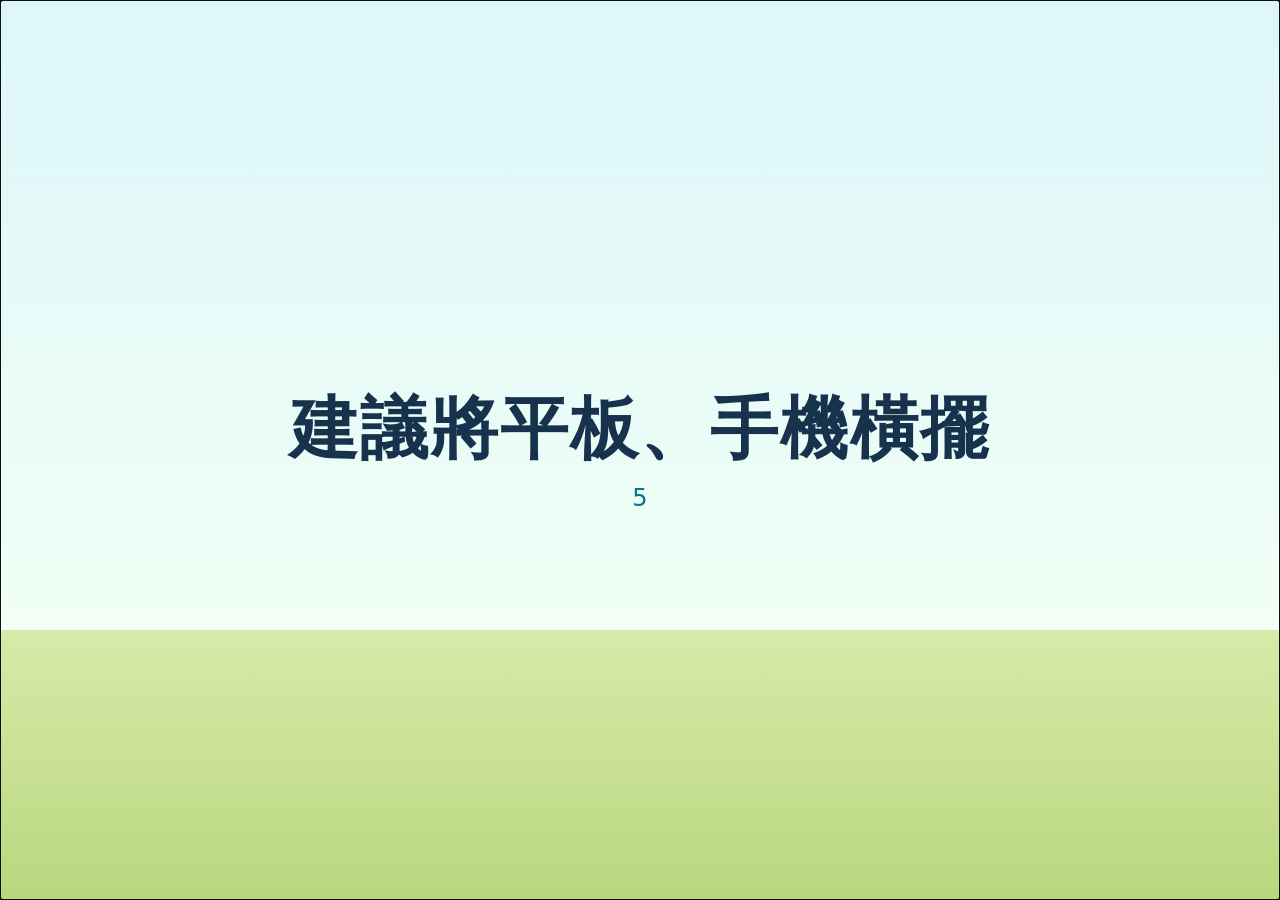
<file: index.html>
<!doctype html>
<html lang="zh-Hant">
<head>
  <meta charset="utf-8">
  <meta name="viewport" content="width=device-width, initial-scale=1">
  <title>數學拔河・遊戲大廳</title>
  <link rel="stylesheet" href="multiplication tug of war/styles.css">
  <link rel="stylesheet" href="lobby.css">
<link rel="stylesheet" href="landscape.css"><script src="startup.js"></script></head>
<body>
<div id="play-area">
<div id="play-scroll" inert>
  <main class="lobby">
    <header class="brand">
      <span class="brand-mark" aria-hidden="true">×</span>
      <div><p class="eyebrow">四年級・數學拔河</p><h1>遊戲大廳</h1></div>
    </header>
    <div class="field" aria-hidden="true">
      <div class="sky-decor"><span></span><span></span></div>
      <div class="line"><span class="center-flag"><b>×</b></span></div>
      <img class="left" src="multiplication tug of war/assets/pikmin-oatchi-puller.png" alt="">
      <img class="right" src="multiplication tug of war/assets/pikmin-oatchi-puller.png" alt="">
    </div>
    <nav aria-label="選擇比賽或查看賽程">
      <a class="match multiply" href="multiplication tug of war/index.html"><i aria-hidden="true">×</i>乘法拔河比賽<span aria-hidden="true">→</span></a>
      <a class="match divide" href="division tug of war/index.html"><i aria-hidden="true">÷</i>除法拔河比賽<span aria-hidden="true">→</span></a>
      <a class="schedule" href="bracket/index.html" target="_blank" rel="noopener"><strong>拔河比賽賽程圖</strong><small>在新分頁開啟 ↗</small></a>
    </nav>
  </main>
</div>
<section id="startup-notice" role="dialog" aria-modal="true" aria-labelledby="startup-title" tabindex="-1">
  <div>
    <h1 id="startup-title">建議將平板、手機橫擺</h1>
    <p id="startup-countdown" aria-hidden="true">5</p>
  </div>
</section>
</div>
</body>
</html>
</file>
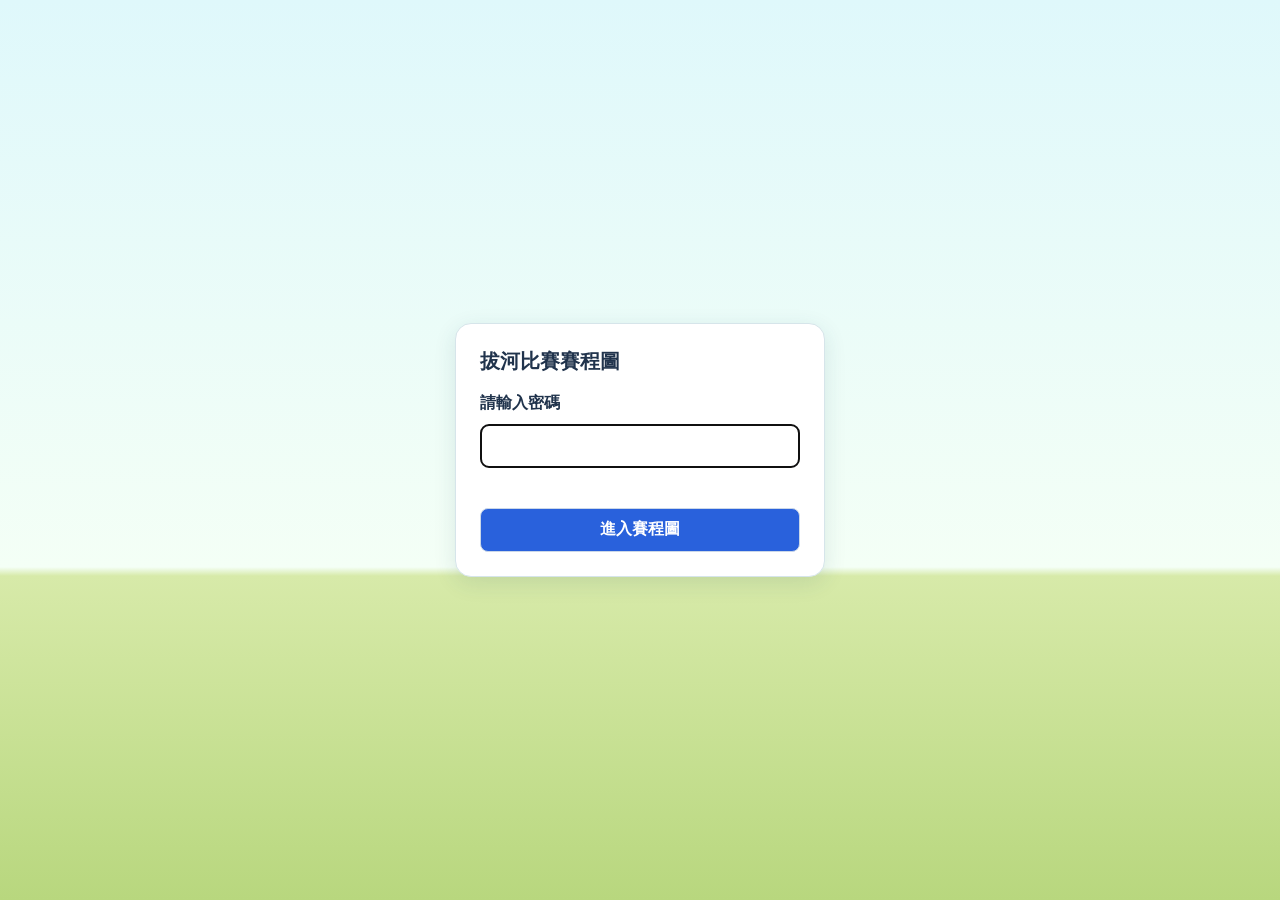
<file: bracket/index.html>
<!doctype html><html lang="zh-Hant"><head><meta charset="utf-8"><meta name="viewport" content="width=device-width,initial-scale=1"><title>拔河比賽賽程圖</title><link rel="stylesheet" href="style.css"><link rel="stylesheet" href="champion.css"><link rel="stylesheet" href="field.css"><link rel="stylesheet" href="../landscape.css"><link rel="stylesheet" href="portrait.css"></head><body>
<section class="schedule-access" aria-labelledby="schedule-access-title">
  <form id="schedule-password-form">
    <h1 id="schedule-access-title">拔河比賽賽程圖</h1>
    <label for="schedule-password">請輸入密碼</label>
    <input id="schedule-password" name="password" type="password" required autofocus autocapitalize="none" autocomplete="off" spellcheck="false" aria-describedby="schedule-password-error">
    <p id="schedule-password-error" role="alert"></p>
    <button type="submit" class="primary">進入賽程圖</button>
  </form>
</section>
<div id="play-area" inert><div class="field-scenery" aria-hidden="true"><i></i><i></i></div><div id="play-scroll"><div class="bracket-toolbar"><header><h1>拔河比賽賽程圖</h1><span>預賽 13 場 · 決賽 3 場</span><button id="reset">重新分配</button></header>
<nav class="bracket-tabs" aria-label="切換賽程組別" hidden>
  <button type="button" data-section="A" aria-pressed="true">A 組</button>
  <button type="button" data-section="B" aria-pressed="false">B 組</button>
  <button type="button" data-section="C" aria-pressed="false">C 組</button>
  <button type="button" data-section="D" aria-pressed="false">D 組</button>
  <button type="button" data-section="final" aria-pressed="false">決賽</button>
</nav>
</div><main id="app"></main></div><div id="notice" role="status" aria-live="polite"></div></div><script src="engine.js"></script><script src="champion.js"></script><script src="app.js"></script></body></html>
</file>
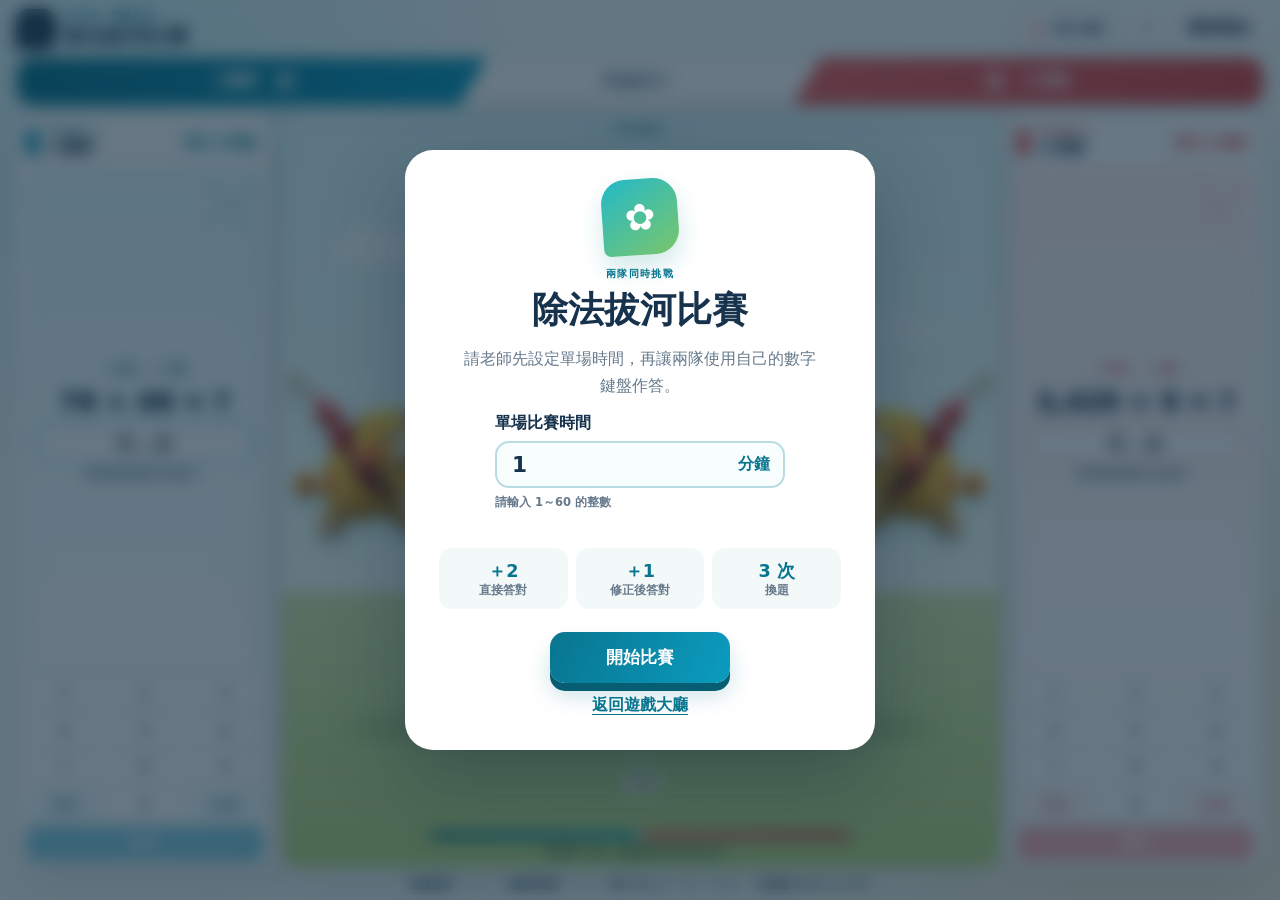
<file: division tug of war/index.html>
<!doctype html>
<html lang="zh-Hant">
<head>
  <meta charset="utf-8">
  <meta name="viewport" content="width=device-width, initial-scale=1">
  <meta name="description" content="除法拔河比賽">
  <meta name="theme-color" content="#0b7285">
  <title>除法拔河比賽</title>
  <link rel="icon" type="image/svg+xml" href="data:image/svg+xml,%3Csvg xmlns='http://www.w3.org/2000/svg' viewBox='0 0 64 64'%3E%3Crect width='64' height='64' rx='15' fill='%230b7285'/%3E%3Cpath d='M9 34h46' stroke='%23f5d97b' stroke-width='7' stroke-linecap='round'/%3E%3Cpath d='M32 20v28' stroke='%23ff6b6b' stroke-width='6'/%3E%3Ccircle cx='32' cy='20' r='7' fill='%23ff6b6b'/%3E%3C/svg%3E">
  <link rel="stylesheet" href="styles.css">
<style>.lobby-link{display:block;width:fit-content;margin:12px auto 0;color:#08758f;font-weight:800;text-underline-offset:4px}</style><link rel="stylesheet" href="../landscape.css"><link rel="stylesheet" href="../portrait.css"></head>
<body>
<div id="play-area">
<div id="play-scroll">
  <main class="game-shell">
    <header class="topbar">
      <div class="brand">
        <span class="brand-mark" aria-hidden="true">÷</span>
        <div>
          <p class="eyebrow">四年級・整數的除</p>
          <h1>除法拔河比賽</h1>
        </div>
      </div>
      <div class="round-tools">
        <div class="timer" aria-label="剩餘時間">
          <span class="timer-icon" aria-hidden="true">◷</span>
          <span id="timer">01:00</span>
        </div>
        <button id="sound-toggle" class="icon-button" type="button" aria-label="關閉音效" aria-pressed="true">♪</button>
        <button id="restart-button" class="text-button" type="button">重新開始</button>
      </div>
    </header>

    <section class="score-strip" aria-label="比賽分數">
      <div class="score team-one-score"><span>小寶隊</span><strong id="score-0">0</strong></div>
      <div class="round-status" id="round-status" role="status" aria-live="polite">準備拔河！</div>
      <div class="score team-two-score"><strong id="score-1">0</strong><span>小貝隊</span></div>
    </section>

    <section class="play-grid">
      <article class="team-panel team-one" data-team="0">
        <div class="team-heading">
          <span class="team-dot"></span>
          <div><p>TEAM 1</p><h2>小寶隊</h2></div>
          <span class="attempt-badge" id="attempts-0">還有 3 次機會</span>
        </div>
        <div class="question-card">
          <span class="question-type" id="type-0">4 位數 ÷ 1 位數</span>
          <p class="equation" id="question-0">1,248 ÷ 3 = ?</p>
          <label class="answer-wrap" for="answer-0">
            <span class="sr-only">小寶隊答案</span>
            <input id="answer-0" inputmode="numeric" autocomplete="off" maxlength="9" placeholder="商...餘" readonly>
          </label>
          <p class="feedback" id="feedback-0" aria-live="polite">答對就能把繩子拉過來！</p>
        </div>
        <div class="keypad" aria-label="小寶隊數字鍵盤"></div>
      </article>

      <section class="arena" aria-label="花芽隊拔河比賽">
        <div class="sky-decor" aria-hidden="true"><span></span><span></span><span></span></div>
        <div class="arena-title"><span></span>即時戰況<span></span></div>
        <div class="tug-zone" id="tug-zone">
          <div class="ground-shadow"></div>
          <div class="center-line"><span>中線</span></div>
          <div class="tug-party" id="tug-party">
            <div class="characters left-team" aria-label="小寶隊兩位選手">
              <img id="player-0" class="walker" alt="小寶隊步行皮克敏">
              <img id="player-1" class="rider" alt="小寶隊騎著歐慶的皮克敏，由歐慶拉繩">
            </div>
            <div class="rope" aria-hidden="true">
              <span class="rope-knot knot-left"></span>
              <span class="center-flag"><b>÷</b></span>
              <span class="rope-knot knot-right"></span>
            </div>
            <div class="characters right-team" aria-label="小貝隊兩位選手">
              <img id="player-2" class="walker" alt="小貝隊步行皮克敏">
              <img id="player-3" class="rider" alt="小貝隊騎著歐慶的皮克敏，由歐慶拉繩">
            </div>
          </div>
        </div>
        <div class="tug-meter" aria-hidden="true">
          <span class="meter-blue"></span><i></i><span class="meter-red"></span>
        </div>
        <p class="arena-hint">每答對一題，就能把對手拉向自己！</p>
      </section>

      <article class="team-panel team-two" data-team="1">
        <div class="team-heading">
          <span class="team-dot"></span>
          <div><p>TEAM 2</p><h2>小貝隊</h2></div>
          <span class="attempt-badge" id="attempts-1">還有 3 次機會</span>
        </div>
        <div class="question-card">
          <span class="question-type" id="type-1">3 位數 ÷ 2 位數</span>
          <p class="equation" id="question-1">144 ÷ 24 = ?</p>
          <label class="answer-wrap" for="answer-1">
            <span class="sr-only">小貝隊答案</span>
            <input id="answer-1" inputmode="numeric" autocomplete="off" maxlength="9" placeholder="商...餘" readonly>
          </label>
          <p class="feedback" id="feedback-1" aria-live="polite">答對就能把繩子拉過來！</p>
        </div>
        <div class="keypad" aria-label="小貝隊數字鍵盤"></div>
      </article>
    </section>

    <footer class="rules">
      <span><b>直接答對</b>＋2 分</span>
      <span><b>先錯再答對</b>＋1 分</span>
      <span><b>錯 3 次</b>換下一題、不加分</span>
      <span><b>分差達 15 分</b>提前獲勝</span>
    </footer>
  </main>
</div>

  <div class="modal-backdrop visible" id="start-modal" role="dialog" aria-modal="true" aria-labelledby="start-title">
    <div class="modal-card start-card">
      <div class="modal-sprout" aria-hidden="true">✿</div>
      <p class="eyebrow">兩隊同時挑戰</p>
      <h2 id="start-title">除法拔河比賽</h2>
      <p>請老師先設定單場時間，再讓兩隊使用自己的數字鍵盤作答。</p>
      <label class="time-setting" for="round-minutes">
        <span>單場比賽時間</span>
        <span class="time-input-wrap"><input id="round-minutes" type="number" min="1" max="60" step="1" value="1" inputmode="numeric" aria-describedby="time-hint time-error"><b>分鐘</b></span>
        <small id="time-hint">請輸入 1～60 的整數</small>
        <small id="time-error" class="time-error" role="alert" aria-live="polite"></small>
      </label>
      <div class="mini-rules">
        <span><b>＋2</b>直接答對</span><span><b>＋1</b>修正後答對</span><span><b>3 次</b>換題</span>
      </div>
      <button id="start-button" class="primary-button" type="button">開始比賽</button><a class="lobby-link" href="../index.html?return=match">返回遊戲大廳</a>
    </div>
  </div>

  <div class="modal-backdrop" id="result-modal" role="dialog" aria-modal="true" aria-labelledby="result-title">
    <div class="modal-card result-card">
      <div class="trophy" aria-hidden="true">★</div>
      <p class="eyebrow">比賽結束</p>
      <h2 id="result-title">小寶隊獲勝！</h2>
      <p id="result-copy">精彩的除法對決！</p>
      <div class="final-score"><strong id="final-score-0">0</strong><span>：</span><strong id="final-score-1">0</strong></div>
      <button id="play-again-button" class="primary-button" type="button">設定下一場</button><a class="lobby-link" href="../index.html?return=match">返回遊戲大廳</a>
    </div>
  </div>

  </div>
  <script src="game.js"></script>
</body>
</html>
</file>
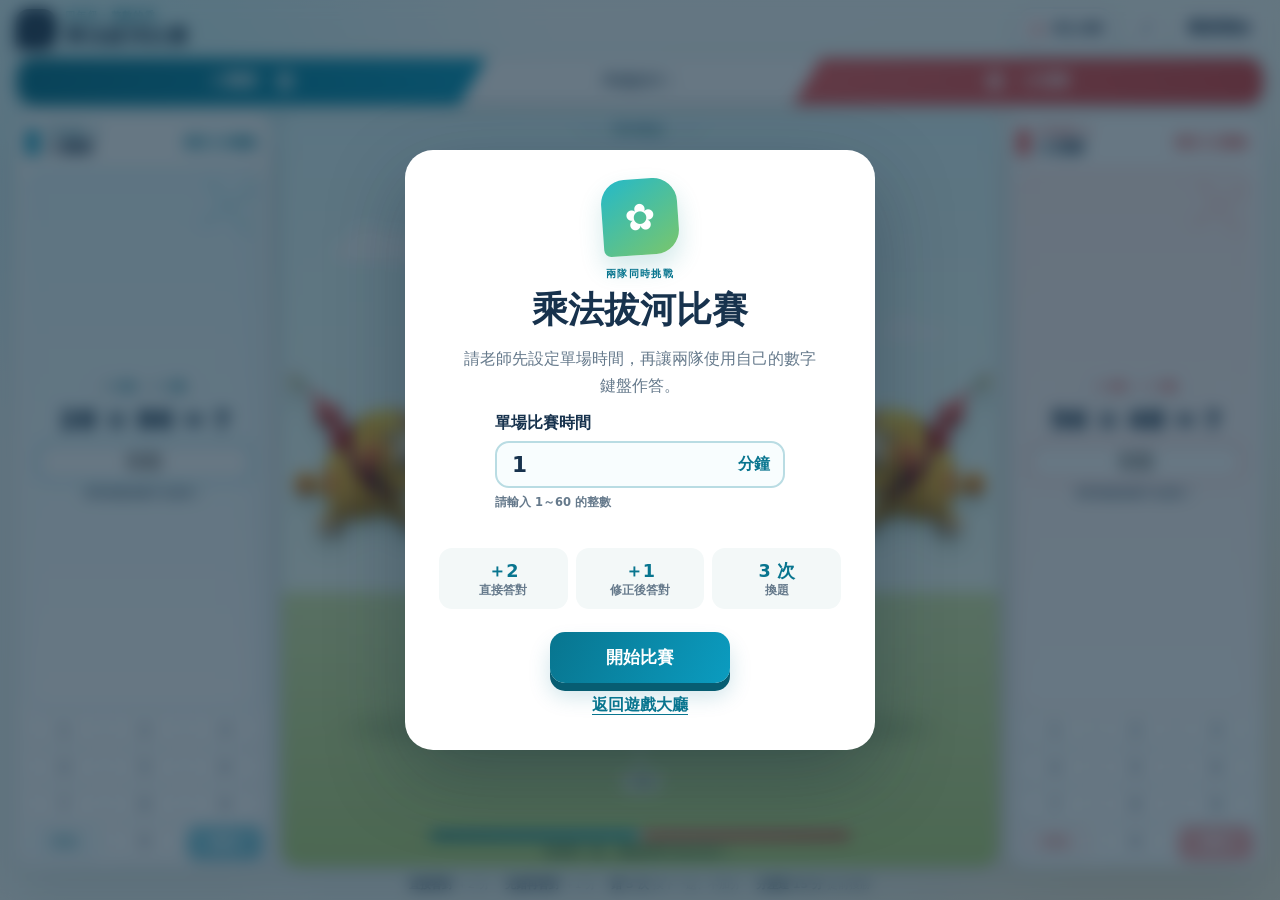
<file: multiplication tug of war/index.html>
<!doctype html>
<html lang="zh-Hant">
<head>
  <meta charset="utf-8">
  <meta name="viewport" content="width=device-width, initial-scale=1">
  <meta name="description" content="乘法拔河比賽">
  <meta name="theme-color" content="#0b7285">
  <title>乘法拔河比賽</title>
  <link rel="icon" type="image/svg+xml" href="data:image/svg+xml,%3Csvg xmlns='http://www.w3.org/2000/svg' viewBox='0 0 64 64'%3E%3Crect width='64' height='64' rx='15' fill='%230b7285'/%3E%3Cpath d='M9 34h46' stroke='%23f5d97b' stroke-width='7' stroke-linecap='round'/%3E%3Cpath d='M32 20v28' stroke='%23ff6b6b' stroke-width='6'/%3E%3Ccircle cx='32' cy='20' r='7' fill='%23ff6b6b'/%3E%3C/svg%3E">
  <link rel="stylesheet" href="styles.css">
<style>.lobby-link{display:block;width:fit-content;margin:12px auto 0;color:#08758f;font-weight:800;text-underline-offset:4px}</style><link rel="stylesheet" href="../landscape.css"><link rel="stylesheet" href="../portrait.css"></head>
<body>
<div id="play-area">
<div id="play-scroll">
  <main class="game-shell">
    <header class="topbar">
      <div class="brand">
        <span class="brand-mark" aria-hidden="true">×</span>
        <div>
          <p class="eyebrow">四年級・整數的乘</p>
          <h1>乘法拔河比賽</h1>
        </div>
      </div>
      <div class="round-tools">
        <div class="timer" aria-label="剩餘時間">
          <span class="timer-icon" aria-hidden="true">◷</span>
          <span id="timer">01:00</span>
        </div>
        <button id="sound-toggle" class="icon-button" type="button" aria-label="關閉音效" aria-pressed="true">♪</button>
        <button id="restart-button" class="text-button" type="button">重新開始</button>
      </div>
    </header>

    <section class="score-strip" aria-label="比賽分數">
      <div class="score team-one-score"><span>小寶隊</span><strong id="score-0">0</strong></div>
      <div class="round-status" id="round-status" role="status" aria-live="polite">準備拔河！</div>
      <div class="score team-two-score"><strong id="score-1">0</strong><span>小貝隊</span></div>
    </section>

    <section class="play-grid">
      <article class="team-panel team-one" data-team="0">
        <div class="team-heading">
          <span class="team-dot"></span>
          <div><p>TEAM 1</p><h2>小寶隊</h2></div>
          <span class="attempt-badge" id="attempts-0">還有 3 次機會</span>
        </div>
        <div class="question-card">
          <span class="question-type" id="type-0">2 位數 × 1 位數</span>
          <p class="equation" id="question-0">24 × 3 = ?</p>
          <label class="answer-wrap" for="answer-0">
            <span class="sr-only">小寶隊答案</span>
            <input id="answer-0" inputmode="numeric" autocomplete="off" maxlength="7" placeholder="答案" readonly>
          </label>
          <p class="feedback" id="feedback-0" aria-live="polite">答對就能把繩子拉過來！</p>
        </div>
        <div class="keypad" aria-label="小寶隊數字鍵盤"></div>
      </article>

      <section class="arena" aria-label="花芽隊拔河比賽">
        <div class="sky-decor" aria-hidden="true"><span></span><span></span><span></span></div>
        <div class="arena-title"><span></span>即時戰況<span></span></div>
        <div class="tug-zone" id="tug-zone">
          <div class="ground-shadow"></div>
          <div class="center-line"><span>中線</span></div>
          <div class="tug-party" id="tug-party">
            <div class="characters left-team" aria-label="小寶隊兩位選手">
              <img id="player-0" class="walker" alt="小寶隊步行皮克敏">
              <img id="player-1" class="rider" alt="小寶隊騎著歐慶的皮克敏，由歐慶拉繩">
            </div>
            <div class="rope" aria-hidden="true">
              <span class="rope-knot knot-left"></span>
              <span class="center-flag"><b>×</b></span>
              <span class="rope-knot knot-right"></span>
            </div>
            <div class="characters right-team" aria-label="小貝隊兩位選手">
              <img id="player-2" class="walker" alt="小貝隊步行皮克敏">
              <img id="player-3" class="rider" alt="小貝隊騎著歐慶的皮克敏，由歐慶拉繩">
            </div>
          </div>
        </div>
        <div class="tug-meter" aria-hidden="true">
          <span class="meter-blue"></span><i></i><span class="meter-red"></span>
        </div>
        <p class="arena-hint">每答對一題，就能把對手拉向自己！</p>
      </section>

      <article class="team-panel team-two" data-team="1">
        <div class="team-heading">
          <span class="team-dot"></span>
          <div><p>TEAM 2</p><h2>小貝隊</h2></div>
          <span class="attempt-badge" id="attempts-1">還有 3 次機會</span>
        </div>
        <div class="question-card">
          <span class="question-type" id="type-1">3 位數 × 2 位數</span>
          <p class="equation" id="question-1">135 × 24 = ?</p>
          <label class="answer-wrap" for="answer-1">
            <span class="sr-only">小貝隊答案</span>
            <input id="answer-1" inputmode="numeric" autocomplete="off" maxlength="7" placeholder="答案" readonly>
          </label>
          <p class="feedback" id="feedback-1" aria-live="polite">答對就能把繩子拉過來！</p>
        </div>
        <div class="keypad" aria-label="小貝隊數字鍵盤"></div>
      </article>
    </section>

    <footer class="rules">
      <span><b>直接答對</b>＋2 分</span>
      <span><b>先錯再答對</b>＋1 分</span>
      <span><b>錯 3 次</b>換下一題、不加分</span>
      <span><b>分差達 15 分</b>提前獲勝</span>
    </footer>
  </main>
</div>

  <div class="modal-backdrop visible" id="start-modal" role="dialog" aria-modal="true" aria-labelledby="start-title">
    <div class="modal-card start-card">
      <div class="modal-sprout" aria-hidden="true">✿</div>
      <p class="eyebrow">兩隊同時挑戰</p>
      <h2 id="start-title">乘法拔河比賽</h2>
      <p>請老師先設定單場時間，再讓兩隊使用自己的數字鍵盤作答。</p>
      <label class="time-setting" for="round-minutes">
        <span>單場比賽時間</span>
        <span class="time-input-wrap"><input id="round-minutes" type="number" min="1" max="60" step="1" value="1" inputmode="numeric" aria-describedby="time-hint time-error"><b>分鐘</b></span>
        <small id="time-hint">請輸入 1～60 的整數</small>
        <small id="time-error" class="time-error" role="alert" aria-live="polite"></small>
      </label>
      <div class="mini-rules">
        <span><b>＋2</b>直接答對</span><span><b>＋1</b>修正後答對</span><span><b>3 次</b>換題</span>
      </div>
      <button id="start-button" class="primary-button" type="button">開始比賽</button><a class="lobby-link" href="../index.html?return=match">返回遊戲大廳</a>
    </div>
  </div>

  <div class="modal-backdrop" id="result-modal" role="dialog" aria-modal="true" aria-labelledby="result-title">
    <div class="modal-card result-card">
      <div class="trophy" aria-hidden="true">★</div>
      <p class="eyebrow">比賽結束</p>
      <h2 id="result-title">小寶隊獲勝！</h2>
      <p id="result-copy">精彩的乘法對決！</p>
      <div class="final-score"><strong id="final-score-0">0</strong><span>：</span><strong id="final-score-1">0</strong></div>
      <button id="play-again-button" class="primary-button" type="button">設定下一場</button><a class="lobby-link" href="../index.html?return=match">返回遊戲大廳</a>
    </div>
  </div>

  </div>
  <script src="game.js"></script>
</body>
</html>
</file>
<file: multiplication tug of war/styles.css>
:root {
  --ink: #17324d;
  --muted: #65798b;
  --blue: #0b9cc0;
  --blue-dark: #08758f;
  --blue-soft: #e6f8fc;
  --red: #f05f5f;
  --red-dark: #d94646;
  --red-soft: #fff0ef;
  --yellow: #ffd76a;
  --card: rgba(255,255,255,.94);
  --shadow: 0 18px 50px rgba(20, 54, 73, .13);
}

* { box-sizing: border-box; }

body {
  margin: 0;
  min-width: 320px;
  min-height: calc(100 * var(--game-vh));
  color: var(--ink);
  font-family: "Noto Sans TC", "Microsoft JhengHei", system-ui, sans-serif;
  background:
    radial-gradient(circle at 12% 10%, rgba(75, 214, 229, .22), transparent 24rem),
    radial-gradient(circle at 90% 86%, rgba(255, 182, 96, .2), transparent 25rem),
    linear-gradient(145deg, #f5fdff 0%, #f8fbf2 100%);
}

button, input { font: inherit; }
button { -webkit-tap-highlight-color: transparent; }

.game-shell { width: min(1600px, 100%); min-height: calc(100 * var(--game-vh)); margin: 0 auto; padding: 18px clamp(14px, calc(2 * var(--game-vw)), 30px) 16px; display: flex; flex-direction: column; gap: 14px; }

.topbar { display: flex; align-items: center; justify-content: space-between; gap: 20px; }
.brand { display: flex; align-items: center; gap: 13px; }
.brand-mark { width: 52px; height: 52px; display: grid; place-items: center; color: #fff; background: var(--ink); border-radius: 17px 17px 17px 5px; box-shadow: 0 9px 18px rgba(23,50,77,.18); font: 900 2rem/1 Georgia, serif; }
.eyebrow { margin: 0 0 2px; color: var(--blue-dark); font-weight: 900; font-size: .76rem; letter-spacing: .14em; text-transform: uppercase; }
h1 { margin: 0; font-size: clamp(1.35rem, calc(2.1 * var(--game-vw)), 2rem); line-height: 1.15; letter-spacing: .03em; }
.round-tools { display: flex; align-items: center; gap: 9px; }
.timer { min-width: 112px; display: flex; align-items: center; justify-content: center; gap: 7px; padding: 10px 15px; border: 2px solid #d6e5ea; border-radius: 999px; background: #fff; font-weight: 900; font-variant-numeric: tabular-nums; font-size: 1.15rem; box-shadow: 0 5px 16px rgba(36,75,91,.08); }
.timer-icon { color: var(--red); font-size: 1.35rem; }
.timer.danger { color: var(--red-dark); border-color: #ffc4c0; animation: timer-pulse .7s infinite alternate; }
.icon-button, .text-button { border: 0; cursor: pointer; color: var(--ink); background: #fff; box-shadow: 0 5px 16px rgba(36,75,91,.08); }
.icon-button { width: 44px; height: 44px; border-radius: 50%; font-weight: 900; font-size: 1.2rem; }
.icon-button[aria-pressed="false"] { color: #91a2ad; }
.text-button { padding: 11px 16px; border-radius: 13px; font-weight: 800; }
.icon-button:hover, .text-button:hover { transform: translateY(-1px); }

.score-strip { display: grid; grid-template-columns: 1fr minmax(180px, .65fr) 1fr; align-items: center; overflow: hidden; background: #fff; border: 1px solid #dcebed; border-radius: 18px; box-shadow: 0 8px 24px rgba(31,70,89,.08); }
.score { min-height: 60px; display: flex; align-items: center; justify-content: center; gap: 18px; color: #fff; font-weight: 900; }
.score strong { font-size: 2rem; line-height: 1; font-variant-numeric: tabular-nums; }
.team-one-score { background: linear-gradient(115deg, var(--blue-dark), var(--blue)); clip-path: polygon(0 0, 100% 0, 94% 100%, 0 100%); }
.team-two-score { background: linear-gradient(245deg, var(--red-dark), var(--red)); clip-path: polygon(6% 0, 100% 0, 100% 100%, 0 100%); }
.round-status { padding: 0 10px; text-align: center; color: var(--muted); font-weight: 800; font-size: .92rem; }

.play-grid { flex: 1; min-height: 600px; display: grid; grid-template-columns: minmax(255px, .83fr) minmax(420px, 1.65fr) minmax(255px, .83fr); gap: 14px; }
.team-panel, .arena { border: 1px solid rgba(205,225,230,.86); border-radius: 24px; background: var(--card); box-shadow: var(--shadow); }
.team-panel { padding: 18px; display: flex; flex-direction: column; gap: 13px; }
.team-one { --team: var(--blue); --team-dark: var(--blue-dark); --team-soft: var(--blue-soft); }
.team-two { --team: var(--red); --team-dark: var(--red-dark); --team-soft: var(--red-soft); }
.team-heading { min-height: 53px; display: grid; grid-template-columns: auto 1fr auto; align-items: center; gap: 10px; }
.team-heading p, .team-heading h2 { margin: 0; }
.team-heading p { color: var(--team-dark); font-size: .68rem; letter-spacing: .14em; font-weight: 900; }
.team-heading h2 { font-size: 1.16rem; }
.team-dot { width: 13px; height: 34px; border-radius: 999px; background: var(--team); }
.attempt-badge { padding: 7px 9px; border-radius: 999px; color: var(--team-dark); background: var(--team-soft); font-size: .7rem; font-weight: 900; white-space: nowrap; }

.question-card { flex: 1; min-height: 225px; padding: 20px 14px 14px; display: flex; flex-direction: column; align-items: center; justify-content: center; border-radius: 20px; background: linear-gradient(180deg, var(--team-soft), #fff); border: 2px solid color-mix(in srgb, var(--team) 18%, white); position: relative; overflow: hidden; }
.question-card::after { content: "×"; position: absolute; right: -4px; top: -27px; color: color-mix(in srgb, var(--team) 10%, transparent); font: 900 8rem/1 Georgia,serif; transform: rotate(9deg); pointer-events: none; }
.question-type { position: relative; z-index: 1; padding: 5px 10px; color: var(--team-dark); background: #fff; border-radius: 8px; font-size: .72rem; font-weight: 900; letter-spacing: .03em; box-shadow: 0 4px 14px rgba(31,70,89,.07); }
.equation { position: relative; z-index: 1; margin: 13px 0 11px; font-size: clamp(1.7rem, calc(2.5 * var(--game-vw)), 2.35rem); line-height: 1.2; font-weight: 950; letter-spacing: .02em; font-variant-numeric: tabular-nums; }
.answer-wrap { position: relative; z-index: 1; width: min(215px, 100%); }
.answer-wrap input { width: 100%; height: 50px; padding: 5px 14px; text-align: center; color: var(--ink); border: 2px solid color-mix(in srgb, var(--team) 50%, white); border-radius: 13px; outline: none; background: #fff; font-size: 1.35rem; font-weight: 900; font-variant-numeric: tabular-nums; caret-color: transparent; box-shadow: inset 0 2px 5px rgba(20,50,70,.05); }
.answer-wrap input:focus { border-color: var(--team); box-shadow: 0 0 0 4px color-mix(in srgb, var(--team) 15%, transparent); }
.feedback { position: relative; z-index: 1; min-height: 21px; margin: 10px 0 0; text-align: center; color: var(--muted); font-size: .78rem; font-weight: 800; }
.feedback.good { color: #17844a; }
.feedback.bad { color: #d24444; }

.keypad { display: grid; grid-template-columns: repeat(3, 1fr); gap: 8px; }
.key { min-height: 43px; border: 1px solid #dce7ea; border-radius: 12px; cursor: pointer; color: var(--ink); background: #fff; font-weight: 900; font-size: 1.05rem; box-shadow: 0 3px 0 #d8e4e7; transition: transform .08s, box-shadow .08s, background .15s; touch-action: manipulation; }
.key:hover { background: var(--team-soft); }
.key:active { transform: translateY(2px); box-shadow: 0 1px 0 #d8e4e7; }
.key.action { color: #fff; border-color: transparent; background: var(--team); box-shadow: 0 3px 0 var(--team-dark); }
.key.clear { color: var(--team-dark); background: var(--team-soft); }
.key:disabled { cursor: not-allowed; opacity: .5; }

.arena { position: relative; isolation: isolate; overflow: hidden; min-height: 500px; display: flex; flex-direction: column; align-items: center; padding: 18px 12px 13px; background: linear-gradient(180deg, #dff8fb 0%, #f4fff6 63%, #d7eaa9 64%, #b8d77e 100%); }
.arena::before { content: ""; position: absolute; inset: auto -15% -15% -15%; height: 38%; z-index: -1; opacity: .35; background-image: radial-gradient(circle, #6f9d3c 1.4px, transparent 1.5px); background-size: 18px 18px; transform: rotate(-2deg); }
.sky-decor span { position: absolute; border-radius: 999px; background: rgba(255,255,255,.72); filter: blur(.3px); }
.sky-decor span::after, .sky-decor span::before { content: ""; position: absolute; border-radius: inherit; background: inherit; }
.sky-decor span:nth-child(1) { width: 90px; height: 20px; left: 7%; top: 17%; }
.sky-decor span:nth-child(1)::before { width: 38px; height: 38px; left: 14px; bottom: 0; }.sky-decor span:nth-child(1)::after { width: 48px; height: 31px; right: 7px; bottom: 0; }
.sky-decor span:nth-child(2) { width: 70px; height: 16px; right: 7%; top: 28%; opacity: .65; }
.sky-decor span:nth-child(2)::before { width: 30px; height: 28px; left: 10px; bottom: 0; }
.arena-title { display: flex; align-items: center; gap: 8px; color: #38829a; font-size: .72rem; font-weight: 900; letter-spacing: .13em; text-transform: uppercase; }
.arena-title span { width: 26px; height: 1px; background: #71b8c6; }
.tug-zone { width: 100%; flex: 1; min-height: 380px; position: relative; display: grid; place-items: center; overflow: hidden; }
.ground-shadow { position: absolute; left: 8%; right: 8%; bottom: 12%; height: 42px; border-radius: 50%; background: rgba(55,80,28,.18); filter: blur(8px); }
.center-line { position: absolute; top: 13%; bottom: 9%; left: 50%; border-left: 3px dashed rgba(255,255,255,.9); transform: translateX(-50%); }
.center-line span { position: absolute; left: 50%; bottom: -2px; transform: translate(-50%, 100%); padding: 3px 7px; border-radius: 7px; color: #52733c; background: rgba(255,255,255,.75); font-size: .66rem; font-weight: 900; white-space: nowrap; }
.tug-party { --rope-level: 154px; width: min(900px, 105%); height: 330px; display: grid; grid-template-columns: 1fr minmax(130px, .65fr) 1fr; align-items: stretch; position: relative; transition: transform .48s cubic-bezier(.2,.8,.2,1); will-change: transform; }
.characters { height: 330px; position: relative; z-index: 2; }
.characters img { position: absolute; bottom: 0; width: auto; object-fit: contain; filter: var(--player-filter, none) drop-shadow(0 12px 8px rgba(42,74,46,.22)); transform: translateY(var(--hand-shift, 0px)); transform-origin: center center; }
.characters .walker { z-index: 3; max-width: 46%; max-height: 255px; }
.characters .rider { z-index: 2; max-width: 76%; max-height: 255px; filter: drop-shadow(0 12px 8px rgba(42,74,46,.22)); }
.left-team .walker { right: -7%; }
.left-team .rider { right: 27%; }
.right-team .walker { left: -7%; transform: scaleX(-1) translateY(var(--hand-shift, 0px)); }
.right-team .rider { left: 27%; transform: scaleX(-1) translateY(var(--hand-shift, 0px)); }
.rope { height: 10px; align-self: start; z-index: 1; position: relative; margin-top: var(--rope-level); border-radius: 999px; background: repeating-linear-gradient(115deg, #a86e31 0 8px, #e7b864 8px 15px); box-shadow: 0 3px 0 rgba(86,51,24,.2), inset 0 2px rgba(255,255,255,.35); pointer-events: none; }
.rope::before, .rope::after { content: ""; position: absolute; top: 0; width: 130%; height: 100%; background: inherit; box-shadow: inherit; z-index: -1; }
.rope::before { right: 95%; }.rope::after { left: 95%; }
.rope-knot { position: absolute; top: 50%; width: 19px; height: 19px; z-index: 5; border-radius: 50%; border: 3px solid #fff; transform: translateY(-50%); box-shadow: 0 2px 5px rgba(23,50,77,.28); }
.knot-left { left: -5px; background: var(--blue); }.knot-right { right: -5px; background: var(--red); }
.center-flag { position: absolute; left: 50%; top: 3px; width: 46px; height: 64px; transform: translateX(-50%); clip-path: polygon(0 0,100% 0,100% 78%,50% 100%,0 78%); display: grid; place-items: center; color: #fff; background: var(--yellow); border-radius: 4px; box-shadow: 0 8px 12px rgba(71,59,22,.13); }
.center-flag::before { content: ""; position: absolute; inset: 5px; background: var(--red); clip-path: inherit; border-radius: 3px; }
.center-flag b { position: relative; z-index: 1; font: 900 1.4rem/1 Georgia,serif; }
.tug-meter { width: min(420px, 72%); height: 7px; display: grid; grid-template-columns: 1fr auto 1fr; overflow: hidden; border-radius: 999px; background: rgba(255,255,255,.8); box-shadow: 0 2px 8px rgba(37,70,43,.12); }
.meter-blue { background: linear-gradient(90deg, var(--blue-dark), var(--blue)); }.meter-red { background: linear-gradient(90deg, var(--red), var(--red-dark)); }.tug-meter i { width: 4px; background: #fff; }
.arena-hint { margin: 9px 0 0; color: #4d714c; font-size: .77rem; font-weight: 800; }
.arena.celebrate .tug-party { animation: party-bounce .55s ease; }

.rules { display: flex; align-items: center; justify-content: center; flex-wrap: wrap; gap: 9px 20px; color: var(--muted); font-size: .78rem; }
.rules span { display: inline-flex; align-items: center; gap: 4px; }.rules b { color: var(--ink); }

.modal-backdrop { position: fixed; inset: 0; z-index: 20; display: none; place-items: center; padding: 18px; background: rgba(11,36,56,.62); backdrop-filter: blur(8px); }
.modal-backdrop.visible { display: grid; animation: fade-in .2s ease; }
.modal-card { width: min(470px, 100%); padding: 34px; text-align: center; border-radius: 28px; background: #fff; box-shadow: 0 28px 80px rgba(5,30,49,.3); }
.modal-card h2 { margin: 5px 0 10px; font-size: clamp(1.65rem, calc(4 * var(--game-vw)), 2.25rem); }.modal-card > p:not(.eyebrow) { margin: 0 auto 22px; max-width: 35ch; color: var(--muted); line-height: 1.7; }
.modal-sprout, .trophy { width: 76px; height: 76px; margin: -5px auto 12px; display: grid; place-items: center; border-radius: 24px 24px 24px 7px; color: #fff; background: linear-gradient(145deg, #24b9c9, #7ac66b); font-size: 2.3rem; transform: rotate(-4deg); box-shadow: 0 12px 24px rgba(30,145,148,.2); }
.trophy { color: #fff5bf; background: linear-gradient(145deg,#ffad43,#f05f5f); }
.mini-rules { display: grid; grid-template-columns: repeat(3,1fr); gap: 8px; margin: 0 0 23px; }.mini-rules span { padding: 11px 5px; border-radius: 13px; color: var(--muted); background: #f3f8f8; font-size: .72rem; font-weight: 800; }.mini-rules b { display: block; color: var(--blue-dark); font-size: 1.1rem; }
.time-setting { width: min(290px, 100%); margin: -8px auto 18px; display: grid; gap: 7px; text-align: left; color: var(--ink); font-weight: 900; }
.time-input-wrap { display: grid; grid-template-columns: 1fr auto; align-items: center; gap: 10px; padding: 8px 13px; border: 2px solid #b9dce3; border-radius: 14px; background: #f8fdfe; }
.time-input-wrap:focus-within { border-color: var(--blue); box-shadow: 0 0 0 4px rgba(11,156,192,.12); }
.time-input-wrap input { min-width: 0; width: 100%; border: 0; outline: 0; color: var(--ink); background: transparent; font-size: 1.35rem; font-weight: 900; }
.time-input-wrap b { color: var(--blue-dark); }
.time-setting small { color: var(--muted); font-size: .72rem; font-weight: 700; }
.time-setting .time-error { min-height: 1.1em; color: var(--red-dark); }
.primary-button { min-width: 180px; border: 0; border-radius: 15px; padding: 14px 22px; cursor: pointer; color: #fff; background: linear-gradient(115deg, var(--blue-dark), var(--blue)); box-shadow: 0 8px 0 #075d72, 0 13px 22px rgba(8,117,143,.2); font-weight: 900; font-size: 1.05rem; }.primary-button:active { transform: translateY(5px); box-shadow: 0 3px 0 #075d72; }
.final-score { display: flex; justify-content: center; align-items: center; gap: 16px; margin: -6px 0 25px; }.final-score strong { font-size: 3.2rem; font-variant-numeric: tabular-nums; }.final-score strong:first-child { color: var(--blue); }.final-score strong:last-child { color: var(--red); }.final-score span { color: #a1b0b9; font-size: 2rem; }
.sr-only { position: absolute; width: 1px; height: 1px; padding: 0; margin: -1px; overflow: hidden; clip: rect(0,0,0,0); white-space: nowrap; border: 0; }

@keyframes party-bounce { 0%,100% { translate: 0 0; } 45% { translate: 0 -12px; } }
@keyframes fade-in { from { opacity: 0; } to { opacity: 1; } }
@keyframes timer-pulse { to { transform: scale(1.04); background: #fff4f2; } }

@container play-area (max-width: 1050px) {
  .play-grid { grid-template-columns: 1fr 1fr; min-height: auto; }
  .arena { grid-column: 1 / -1; grid-row: 1; min-height: 460px; }
  .team-panel { min-height: 540px; }
  .tug-party { max-width: 820px; }
}

@container play-area (min-width: 1051px) and (max-height: 950px) {
  .game-shell { width: min(1720px, 100%); height: calc(100 * var(--game-vh)); min-height: 0; padding: 7px 16px 6px; gap: 7px; overflow: hidden; }
  .topbar { min-height: 42px; }
  .brand { gap: 9px; }
  .brand-mark { width: 40px; height: 40px; border-radius: 13px 13px 13px 4px; font-size: 1.5rem; }
  .eyebrow { font-size: .63rem; }
  h1 { font-size: 1.28rem; }
  .timer { min-width: 96px; padding: 7px 12px; font-size: 1rem; }
  .icon-button { width: 38px; height: 38px; }
  .text-button { padding: 9px 13px; }
  .score { min-height: 47px; }
  .score strong { font-size: 1.6rem; }
  .play-grid { min-height: 0; grid-template-columns: minmax(220px, .68fr) minmax(560px, 1.9fr) minmax(220px, .68fr); gap: 8px; }
  .team-panel { min-height: 0; padding: 9px; gap: 6px; border-radius: 19px; overflow: hidden; }
  .team-heading { min-height: 38px; gap: 7px; }
  .team-heading h2 { font-size: 1rem; }
  .team-dot { height: 29px; }
  .attempt-badge { padding: 5px 7px; }
  .question-card { min-height: 0; padding: 9px 8px 6px; border-radius: 16px; }
  .question-type { padding: 4px 8px; font-size: .66rem; }
  .equation { margin: 7px 0 6px; font-size: clamp(1.45rem, calc(2 * var(--game-vw)), 1.9rem); }
  .answer-wrap input { height: 40px; font-size: 1.15rem; }
  .feedback { min-height: 17px; margin-top: 4px; font-size: .7rem; }
  .keypad { gap: 5px; }
  .key { min-height: 32px; border-radius: 9px; font-size: .95rem; }
  .arena { min-height: 0; padding: 9px 8px 6px; border-radius: 19px; }
  .tug-zone { min-height: 0; }
  .tug-party { --rope-level: clamp(122px, calc(20 * var(--game-vh)), 150px); height: clamp(245px, calc(41 * var(--game-vh)), 310px); }
  .characters { height: 100%; }
  .characters .walker, .characters .rider { max-height: min(235px, calc(34 * var(--game-vh))); }
  .arena-hint { margin-top: 5px; }
  .rules { min-height: 19px; gap: 4px 15px; font-size: .7rem; }
}

@container play-area (max-width: 680px) {
  .game-shell { padding: 12px 10px; }
  .topbar { align-items: flex-start; }.brand-mark { width: 44px; height: 44px; border-radius: 14px 14px 14px 5px; }.eyebrow { font-size: .65rem; } h1 { font-size: 1.2rem; }
  .round-tools { gap: 5px; }.timer { min-width: 88px; padding: 8px 10px; font-size: 1rem; }.icon-button { width: 39px; height: 39px; }.text-button { display: none; }
  .score-strip { grid-template-columns: 1fr 1fr; }.round-status { order: 3; grid-column: 1 / -1; padding: 6px; font-size: .75rem; }.score { min-height: 52px; gap: 10px; }.score strong { font-size: 1.6rem; }.team-one-score,.team-two-score { clip-path: none; }
  .play-grid { grid-template-columns: 1fr; }.arena { grid-column: auto; min-height: 390px; padding-inline: 5px; }.team-panel { min-height: auto; padding: 14px; }.team-two { grid-row: 3; }
  .tug-zone { min-height: 305px; }.tug-party { --rope-level: 132px; height: 275px; grid-template-columns: 1fr minmax(72px,.55fr) 1fr; }.characters { height: 275px; }.characters .walker { max-width: 50%; max-height: 205px; }.characters .rider { max-width: 82%; max-height: 205px; }.left-team .walker { right: -10%; }.left-team .rider { right: 22%; }.right-team .walker { left: -10%; }.right-team .rider { left: 22%; }.rope { margin-top: var(--rope-level); }.center-flag { width: 37px; height: 53px; }
  .arena-hint { font-size: .7rem; }.question-card { min-height: 210px; }.key { min-height: 48px; }
  .rules { padding: 2px 12px; gap: 5px 12px; justify-content: flex-start; }
  .modal-card { padding: 28px 18px; }.mini-rules { gap: 5px; }
}

@media (prefers-reduced-motion: reduce) {
  *, *::before, *::after { animation-duration: .01ms !important; animation-iteration-count: 1 !important; transition-duration: .01ms !important; }
}
</file>
<file: lobby.css>
:root { --lobby-field-background: linear-gradient(#dcf6fa, #f1fff5 70%, #d7eaa9 70%, #b8d77e); }

.lobby { width: min(1080px, 94%); margin: auto; padding: clamp(20px, calc(5 * var(--game-vh)), 60px) 0; }
.lobby .brand { margin-bottom: 22px; }
.field { position: relative; overflow: hidden; height: clamp(170px, calc(34 * var(--game-vh)), 360px); border: 1px solid #c8e3dd; border-radius: 24px; background: var(--lobby-field-background); }
.field img { position: absolute; bottom: 9%; height: 79%; max-width: 38%; object-fit: contain; }
.field .left { right: 59%; }
.field .right { left: 59%; transform: scaleX(-1); }
.line { position: absolute; left: 24%; right: 24%; top: 54%; height: 9px; border-radius: 8px; background: repeating-linear-gradient(115deg,#a86e31 0 8px,#e7b864 8px 15px); }
.lobby nav { display: grid; grid-template-columns: repeat(2,minmax(0,1fr)); gap: 16px; margin-top: 20px; }
.lobby a { display: flex; align-items: center; gap: clamp(10px,calc(2 * var(--game-vw)),24px); padding: clamp(16px,calc(2.4 * var(--game-vw)),32px); border-radius: 20px; text-decoration: none; box-shadow: var(--shadow); font-weight: 900; }
.match { color: white; font-size: clamp(20px,calc(2.6 * var(--game-vw)),34px); }
.multiply { background: linear-gradient(110deg,#086f86,#09839a); }
.divide { background: linear-gradient(110deg,#b83e43,#cf5051); }
.match i { display: grid; place-items: center; width: 1.55em; height: 1.55em; border-radius: 14px; background: #ffffff24; font: bold 1.4em/1 Georgia,serif; }
.match span, .schedule small { margin-left: auto; }
.schedule { grid-column: 1/-1; background: white; border: 1px solid #d6e5ea; color: var(--ink); font-size: clamp(20px,calc(2 * var(--game-vw)),28px); }
.schedule small { font-size: 1rem; color: #496578; }
.lobby a:hover { transform: translateY(-2px); }
.lobby a:focus-visible { outline: 4px solid var(--ink); outline-offset: 4px; }
@container play-area (max-width: 640px) { .lobby nav { grid-template-columns: 1fr; gap: 12px; } }

#startup-notice {
  position: absolute;
  z-index: 40;
  inset: 0;
  display: grid;
  place-items: center;
  padding: 24px;
  background: var(--lobby-field-background);
  color: var(--ink);
  text-align: center;
}
#startup-title {
  font-size: clamp(30px, 7cqw, 68px);
  line-height: 1.2;
  text-wrap: balance;
}
#startup-countdown {
  margin: 14px 0 0;
  color: var(--blue-dark);
  font-size: clamp(16px, 3cqw, 24px);
  font-variant-numeric: tabular-nums;
}

:root[data-skip-startup] #startup-notice { display: none; }
</file>
<file: landscape.css>
:root {
  --game-vw: 1vw;
  --game-vh: 1vh;
}
html, body { height: 100%; }

#play-area {
  position: relative;
  width: 100%;
  height: 100%;
  container: play-area / size;
  isolation: isolate;
}
#play-scroll {
  height: 100%;
  overflow: auto;
}
#play-area .modal-backdrop {
  overflow: auto;
  place-items: safe center;
}
</file>
<file: bracket/style.css>
*{box-sizing:border-box}body{margin:0;background:#fff;color:#20334c;font:16px "Microsoft JhengHei",system-ui,sans-serif}header{display:flex;align-items:center;gap:16px;padding:9px 16px;border-bottom:1px solid #e0e7f0}h1{font-size:20px;margin:0;white-space:nowrap}header>span{font-size:13px;color:#687a90}button{font:inherit;cursor:pointer;background:white;color:inherit;border:1px solid #cad7e8;border-radius:8px;padding:7px 12px}button:hover:not(:disabled){background:#eef4ff;border-color:#2961dc}button:focus-visible{outline:3px solid #eaa52f;outline-offset:2px}button:disabled{cursor:default}.primary{background:#2961dc;color:white}#reset{margin-left:auto;font-size:14px}main{padding:12px 16px}.home{max-width:720px;margin:calc(10 * var(--game-vh)) auto;text-align:center}.choices{display:flex;justify-content:center;gap:20px}.choices button{font-size:22px;padding:28px}.hint{font-size:14px;color:#63768e;line-height:1.6;margin:0 0 12px}.actions{display:flex;gap:10px;margin:12px 0}.pool{display:flex;flex-wrap:wrap;gap:8px;padding:10px;background:#f4f7fb;margin-bottom:12px;min-height:90px}.person{width:72px;padding:4px}.person img{width:60px;height:60px;object-fit:contain;display:block;pointer-events:none}.person span{font-size:13px}.selected{outline:3px solid #2961dc}.groups{display:grid;grid-template-columns:repeat(4,minmax(0,1fr));gap:16px}.group{min-width:0;border:1px solid #e0e7f0;border-radius:12px;padding:10px 8px}.group h2{font-size:18px;margin:0 0 4px}.group h2 span{font-size:12px;font-weight:400;color:#728297;margin-left:8px}.shape{position:relative;width:320px;height:290px;margin:0 auto}.shape svg{position:absolute;width:320px;height:290px;inset:0;pointer-events:none}.vertex{position:absolute;width:78px;min-height:87px;transform:translate(-50%,-40%);padding:3px;border:1px solid #d6e0ee;background:white;border-radius:10px;text-align:center;font-size:13px}.vertex img{width:61px;height:61px;object-fit:contain;display:block;margin:auto;pointer-events:none}.vertex .stat{display:block;font-size:12px;color:#698095}.vertex.pick{border:2px solid #2961dc;background:#edf4ff}.vertex.qualified{border:2px solid #c59625;background:#fff8dc}.vertex:disabled{opacity:1}.vertex.over{background:#dbeaff;border-color:#2961dc}.edge{position:absolute;transform:translate(-50%,-50%);font-size:12px;padding:5px 6px;background:white;border:1px solid #c6d6ec;white-space:nowrap}.edge.active{background:#2961dc;color:white}.edge.done{background:#e8f3ed;border-color:#c1dfd0;color:#246e4a}.group-status{font-size:13px;line-height:1.6;min-height:42px;color:#5b718d;padding:0 5px}.group-status.tie{color:#a56c0d}.final-section{margin-top:18px;border-top:1px solid #e0e7ef;padding-top:12px}.final-section h2{font-size:18px;margin:0}.final-section>.hint{margin:5px 0}.final-sizer{margin:auto;position:relative;overflow:clip}.final-board{position:relative;width:720px;height:400px;transform-origin:top left}.final-board svg{position:absolute;inset:0;width:720px;height:400px}.final-node{position:absolute;width:92px;transform:translate(-50%,-50%);text-align:center}.final-node button{padding:3px;width:86px;min-height:79px;background:white}.final-node button.ready{border:2px solid #2961dc;background:#f1f6ff}.final-node button.won{background:#e5f3ec;border-color:#7cb99b}.final-node button.lost{color:#8796a7}.final-node img{display:block;width:57px;height:57px;object-fit:contain;margin:auto;pointer-events:none}.final-node span{font-size:12px;display:block}.final-node>small{display:block;font-size:12px;color:#71829a;margin-top:3px}.final-node.champ button{background:#fff7da;border-color:#c9a334}.placeholder{line-height:65px;color:#95a2b5;font-size:13px}.fly{position:fixed;width:58px;height:58px;object-fit:contain;pointer-events:none;z-index:10}#notice{display:none;position:fixed;bottom:18px;left:50%;transform:translateX(-50%);background:#20334c;color:#fff;padding:8px 16px;border-radius:20px;z-index:30;font-size:14px}@container play-area (max-width:1430px){.groups{grid-template-columns:repeat(2,minmax(330px,1fr))}}@container play-area (max-width:720px){header{flex-wrap:wrap;gap:8px}header>span{font-size:12px}.groups{grid-template-columns:minmax(0,1fr)}main{padding:10px}.group{padding:10px 0}.choices{gap:10px}.choices button{padding:20px}.shape{max-width:100%}}
.edge.done.active{background:#2961dc;color:white;border-color:#2961dc}.edge{font-size:11px;padding:5px 4px}.final-node button.lost.ready{color:#62738b}
/* 姓名較長時，勝者另起一行，避免擋住兩側大頭。 */
.edge.done{min-width:65px;max-width:100px;white-space:normal;line-height:1.35}.winner-label{display:block;font-size:12px}.vertex>span:not(.stat),.final-node button>span{white-space:nowrap}
/* 長按改名；即使尚未可比賽，頭像仍接受長按。 */
img[data-portrait]{pointer-events:auto!important;user-select:none;-webkit-user-select:none;-webkit-touch-callout:none;touch-action:manipulation}
img[data-portrait].holding{animation:hold-feedback 2s linear forwards}
@keyframes hold-feedback{from{filter:drop-shadow(0 0 0 #2961dc)}to{filter:drop-shadow(0 0 7px #2961dc)}}
button[aria-disabled="true"]{cursor:default}
.rename-dialog{border:1px solid #c9d8ec;border-radius:14px;padding:24px;color:#20334c;width:min(400px,calc(90 * var(--game-vw)))}
.rename-dialog::backdrop{background:#20334c66}.rename-dialog h2{font-size:20px;margin:0 0 18px}.rename-dialog label{display:block;margin-bottom:6px}.rename-dialog input{font:inherit;padding:10px;border:1px solid #aebfd7;border-radius:7px;width:100%;margin-bottom:12px}.rename-actions{display:flex;gap:8px;justify-content:flex-end}
.vertex>span:not(.stat),.final-node button>span{display:block;max-width:100%;overflow:hidden;text-overflow:ellipsis}.person span{display:block;overflow:hidden;text-overflow:ellipsis;white-space:nowrap}.edge.done{overflow-wrap:anywhere}
@media(prefers-reduced-motion:reduce){img[data-portrait].holding{animation:none;outline:2px solid #2961dc}}


#play-area[inert] { visibility: hidden; }
.schedule-access {
  position: fixed;
  inset: 0;
  z-index: 5;
  display: grid;
  place-items: safe center;
  overflow: auto;
  padding: 16px;
  background: linear-gradient(#dff8fb, #f4fff6 63%, #d7eaa9 64%, #b8d77e);
}
#schedule-password-form {
  width: min(100%, 370px);
  display: grid;
  gap: 10px;
  padding: 24px;
  border: 1px solid #d6e5ea;
  border-radius: 16px;
  background: #fff;
  box-shadow: 0 6px 22px rgba(31,70,89,.12);
}
#schedule-access-title { margin-bottom: 8px; white-space: normal; }
#schedule-password-form label { font-weight: 700; }
#schedule-password {
  min-width: 0;
  min-height: 44px;
  border: 1px solid #aebfd7;
  border-radius: 8px;
  padding: 8px 10px;
  font: inherit;
}
#schedule-password[aria-invalid="true"] { border-color: #ae293b; }
#schedule-password-error { min-height: 1.35em; margin: 0; color: #ae293b; font-size: .9rem; }
#schedule-password-form button { min-height: 44px; font-weight: 700; }
</file>
<file: bracket/champion.css>
.champion-show {
  position: fixed; inset: 0; margin: 0; box-sizing: border-box;
  width: 100%; height: 100%; max-width: none; max-height: none;
  overflow: hidden; padding: 0; border: 0; color: white;
  background: radial-gradient(ellipse at center, #70328a, #281348 54%, #100d31);
}
.champion-show[open] { display: grid; place-items: center; }
.champion-show::backdrop { background: #100d31; }
.champion-show .rays {
  position: absolute; width: 170vmax; height: 170vmax; place-self: center;
  background: repeating-conic-gradient(from 3deg, transparent 0 12deg, #ffc76926 13deg 20deg);
  animation: champion-spin 36s linear infinite;
}
.champion-show .confetti { position: absolute; inset: 0; overflow: hidden; }
.confetti i { position: absolute; top: calc(-4 * var(--game-vh)); width: .7rem; height: 1.25rem; animation: champion-rain 3s linear infinite; }
.champion-show .podium { position: relative; display: grid; justify-items: center; gap: 1.2vmin; text-align: center; width: 92%; animation: champion-rise .55s ease-out both; }
.podium b { font-size: 9vmin; line-height: 1.1; }
.podium h2 { color: #ffdd80; font-size: clamp(28px, 7vmin, 85px); margin: 0; letter-spacing: .18em; text-indent: .18em; }
.champion-portrait { box-sizing: border-box; width: 29vmin; height: 29vmin; object-fit: contain; background: #fff8db; border: .8vmin solid #ffe399; border-radius: 50%; box-shadow: 0 0 6vmin #ffce568c; }
.podium strong { font-size: clamp(24px, 8vmin, 110px); line-height: 1.15; overflow-wrap: anywhere; max-width: 100%; text-shadow: 0 .06em #591d6a; }
@keyframes champion-spin { to { transform: rotate(360deg); } }
@keyframes champion-rain { to { transform: translate(calc(4 * var(--game-vw)),calc(110 * var(--game-vh))) rotateX(480deg) rotateZ(260deg); } }
@keyframes champion-rise { from { transform: scale(.55); opacity: 0; } }
@media (prefers-reduced-motion: reduce) {
  .champion-show .rays, .champion-show .podium { animation: none; }
  .champion-show .confetti { display: none; }
}

.champion-pair { position: relative; display: grid; }
.cheering-sprout {
  position: absolute; bottom: 0; left: calc(100% + 5vmin);
  width: 20vmin; height: 24vmin; object-fit: contain;
  filter: drop-shadow(0 1vmin 1vmin #150b4280);
  transform-origin: center bottom;
  animation: sprout-cheer .48s ease-in-out infinite alternate;
}
@keyframes sprout-cheer {
  0% { transform: rotate(-8deg) scale(1.05,.95); }
  50% { transform: translateY(-3vmin) rotate(0) scale(.98,1.04); }
  100% { transform: rotate(8deg) scale(1.05,.95); }
}
@media (prefers-reduced-motion: reduce) {
  .cheering-sprout { animation: none; }
}
</file>
<file: bracket/field.css>
body {
  min-height: calc(100 * var(--game-vh));
  isolation: isolate;
  background: #e6f8f7;
}

.field-scenery {
  position: fixed;
  inset: 0;
  z-index: -1;
  overflow: hidden;
  pointer-events: none;
  background: linear-gradient(180deg, #dff8fb, #f4fff6 63%, #d7eaa9 64%, #b8d77e);
}

.field-scenery::after {
  content: "";
  position: absolute;
  inset: 64% 0 0;
  background: radial-gradient(circle, #6f9d3c44 1.4px, transparent 1.5px) 0 0 / 18px 18px;
}

.field-scenery i, .field-scenery i::before, .field-scenery i::after {
  position: absolute;
  border-radius: 999px;
  background: #fff;
}

.field-scenery i { width: 90px; height: 20px; left: 7%; top: 17%; opacity: .76; }
.field-scenery i::before { content: ""; width: 38px; height: 38px; left: 14px; bottom: 0; }
.field-scenery i::after { content: ""; width: 48px; height: 31px; right: 7px; bottom: 0; }
.field-scenery i + i { left: auto; right: 7%; top: 28%; transform: scale(.82); }

header { background: #ffffffb8; }
.home, .group, .pool, .final-section {
  background: rgba(255,255,255,.87);
  border-radius: 16px;
  box-shadow: 0 6px 22px rgba(31,70,89,.09);
}
.home { padding: clamp(20px, calc(4 * var(--game-vw)), 48px); }
.home h2 { margin-top: 0; }
.final-section { padding-bottom: 12px; }
.final-section > h2, .final-section > .hint { margin-inline: 12px; }
</file>
<file: bracket/portrait.css>
.bracket-toolbar { display: contents; }
.bracket-tabs, .portrait-final-lines { display: none; }

@media (orientation: portrait) and (any-pointer: coarse) {
  .bracket-toolbar {
    display: block;
    position: sticky;
    top: 0;
    z-index: 4;
    background: #f8fcff;
  }
  .bracket-toolbar header { padding: 8px 10px; gap: 6px 10px; }
  .bracket-toolbar #reset { min-height: 40px; }
  .bracket-tabs:not([hidden]) {
    display: flex;
    gap: 5px;
    padding: 7px 9px;
    border-bottom: 1px solid #dce7ef;
  }
  .bracket-tabs button {
    flex: 1;
    min-width: 0;
    min-height: 44px;
    padding: 4px;
    font-weight: 800;
    white-space: nowrap;
  }
  .bracket-tabs button[aria-pressed="true"] {
    background: #2961dc;
    border-color: #2961dc;
    color: #fff;
  }

  #app { width: min(100%, 640px); margin-inline: auto; padding: 10px; }
  .choices button { flex: 1; padding: 12px 8px; font-size: 1.05rem; min-height: 54px; }
  .groups { display: block; }
  .group { display: none; padding: 10px 6px; }
  [data-portrait-section="A"] .group[data-section="A"],
  [data-portrait-section="B"] .group[data-section="B"],
  [data-portrait-section="C"] .group[data-section="C"],
  [data-portrait-section="D"] .group[data-section="D"] { display: block; }
  #app[data-portrait-section="final"] .groups,
  #app:not([data-portrait-section="final"]) .final-section { display: none; }

  .pool {
    display: grid;
    grid-template-columns: repeat(5, minmax(0, 1fr));
    min-height: 0;
    gap: 5px;
    padding: 6px;
  }
  .pool:not(:has(button)) { display: block; }
  .pool .person { width: 100%; min-width: 0; min-height: 48px; }
  .pool .person img { width: 100%; height: 35px; }
  .actions button { flex: 1; min-height: 44px; }
  .shape { width: min(100%, 320px); }
  .shape svg { width: 100%; }
  .shape :is(.vertex, .edge) { left: var(--portrait-x) !important; }
  .edge { min-height: 44px; min-width: 46px; }

  .final-section { margin-top: 0; }
  .final-sizer { overflow: visible; }
  .final-board {
    width: auto;
    height: auto;
    display: grid;
    grid-template-columns: repeat(4, minmax(0, 1fr));
    grid-template-areas: "a b c d" "s1 s1 s2 s2" "champion champion champion champion";
    gap: 29px 5px;
    padding: 6px 8px 12px;
  }
  .final-board svg:not(.portrait-final-lines) { display: none; }
  .final-board .portrait-final-lines {
    display: block;
    width: 100%;
    height: 100%;
    pointer-events: none;
    fill: none;
    stroke-width: 2;
    stroke-linecap: round;
    stroke-linejoin: round;
  }
  .pending-lines { stroke: #7590a9; }
  .advance-lines { stroke: #198660; stroke-width: 3; }
  .final-node { position: static; z-index: 1; transform: none; width: auto; min-width: 0; }
  .final-node button { width: min(100%, 150px); min-height: 82px; padding: 4px; }
  .final-node button img { width: min(100%, 52px); height: 52px; }
  .final-node > small { font-size: clamp(.61rem, 2.8vw, .8rem); }
  .final-node .placeholder { line-height: normal; }
  #node-A { grid-area: a; }
  #node-B { grid-area: b; }
  #node-C { grid-area: c; }
  #node-D { grid-area: d; }
  #node-S1 { grid-area: s1; }
  #node-S2 { grid-area: s2; }
  #node-F { grid-area: champion; }
}
</file>
<file: division tug of war/styles.css>
:root {
  --ink: #17324d;
  --muted: #65798b;
  --blue: #0b9cc0;
  --blue-dark: #08758f;
  --blue-soft: #e6f8fc;
  --red: #f05f5f;
  --red-dark: #d94646;
  --red-soft: #fff0ef;
  --yellow: #ffd76a;
  --card: rgba(255,255,255,.94);
  --shadow: 0 18px 50px rgba(20, 54, 73, .13);
}

* { box-sizing: border-box; }

body {
  margin: 0;
  min-width: 320px;
  min-height: calc(100 * var(--game-vh));
  color: var(--ink);
  font-family: "Noto Sans TC", "Microsoft JhengHei", system-ui, sans-serif;
  background:
    radial-gradient(circle at 12% 10%, rgba(75, 214, 229, .22), transparent 24rem),
    radial-gradient(circle at 90% 86%, rgba(255, 182, 96, .2), transparent 25rem),
    linear-gradient(145deg, #f5fdff 0%, #f8fbf2 100%);
}

button, input { font: inherit; }
button { -webkit-tap-highlight-color: transparent; }

.game-shell { width: min(1600px, 100%); min-height: calc(100 * var(--game-vh)); margin: 0 auto; padding: 18px clamp(14px, calc(2 * var(--game-vw)), 30px) 16px; display: flex; flex-direction: column; gap: 14px; }

.topbar { display: flex; align-items: center; justify-content: space-between; gap: 20px; }
.brand { display: flex; align-items: center; gap: 13px; }
.brand-mark { width: 52px; height: 52px; display: grid; place-items: center; color: #fff; background: var(--ink); border-radius: 17px 17px 17px 5px; box-shadow: 0 9px 18px rgba(23,50,77,.18); font: 900 2rem/1 Georgia, serif; }
.eyebrow { margin: 0 0 2px; color: var(--blue-dark); font-weight: 900; font-size: .76rem; letter-spacing: .14em; text-transform: uppercase; }
h1 { margin: 0; font-size: clamp(1.35rem, calc(2.1 * var(--game-vw)), 2rem); line-height: 1.15; letter-spacing: .03em; }
.round-tools { display: flex; align-items: center; gap: 9px; }
.timer { min-width: 112px; display: flex; align-items: center; justify-content: center; gap: 7px; padding: 10px 15px; border: 2px solid #d6e5ea; border-radius: 999px; background: #fff; font-weight: 900; font-variant-numeric: tabular-nums; font-size: 1.15rem; box-shadow: 0 5px 16px rgba(36,75,91,.08); }
.timer-icon { color: var(--red); font-size: 1.35rem; }
.timer.danger { color: var(--red-dark); border-color: #ffc4c0; animation: timer-pulse .7s infinite alternate; }
.icon-button, .text-button { border: 0; cursor: pointer; color: var(--ink); background: #fff; box-shadow: 0 5px 16px rgba(36,75,91,.08); }
.icon-button { width: 44px; height: 44px; border-radius: 50%; font-weight: 900; font-size: 1.2rem; }
.icon-button[aria-pressed="false"] { color: #91a2ad; }
.text-button { padding: 11px 16px; border-radius: 13px; font-weight: 800; }
.icon-button:hover, .text-button:hover { transform: translateY(-1px); }

.score-strip { display: grid; grid-template-columns: 1fr minmax(180px, .65fr) 1fr; align-items: center; overflow: hidden; background: #fff; border: 1px solid #dcebed; border-radius: 18px; box-shadow: 0 8px 24px rgba(31,70,89,.08); }
.score { min-height: 60px; display: flex; align-items: center; justify-content: center; gap: 18px; color: #fff; font-weight: 900; }
.score strong { font-size: 2rem; line-height: 1; font-variant-numeric: tabular-nums; }
.team-one-score { background: linear-gradient(115deg, var(--blue-dark), var(--blue)); clip-path: polygon(0 0, 100% 0, 94% 100%, 0 100%); }
.team-two-score { background: linear-gradient(245deg, var(--red-dark), var(--red)); clip-path: polygon(6% 0, 100% 0, 100% 100%, 0 100%); }
.round-status { padding: 0 10px; text-align: center; color: var(--muted); font-weight: 800; font-size: .92rem; }

.play-grid { flex: 1; min-height: 600px; display: grid; grid-template-columns: minmax(255px, .83fr) minmax(420px, 1.65fr) minmax(255px, .83fr); gap: 14px; }
.team-panel, .arena { border: 1px solid rgba(205,225,230,.86); border-radius: 24px; background: var(--card); box-shadow: var(--shadow); }
.team-panel { padding: 18px; display: flex; flex-direction: column; gap: 13px; }
.team-one { --team: var(--blue); --team-dark: var(--blue-dark); --team-soft: var(--blue-soft); }
.team-two { --team: var(--red); --team-dark: var(--red-dark); --team-soft: var(--red-soft); }
.team-heading { min-height: 53px; display: grid; grid-template-columns: auto 1fr auto; align-items: center; gap: 10px; }
.team-heading p, .team-heading h2 { margin: 0; }
.team-heading p { color: var(--team-dark); font-size: .68rem; letter-spacing: .14em; font-weight: 900; }
.team-heading h2 { font-size: 1.16rem; }
.team-dot { width: 13px; height: 34px; border-radius: 999px; background: var(--team); }
.attempt-badge { padding: 7px 9px; border-radius: 999px; color: var(--team-dark); background: var(--team-soft); font-size: .7rem; font-weight: 900; white-space: nowrap; }

.question-card { flex: 1; min-height: 225px; padding: 20px 14px 14px; display: flex; flex-direction: column; align-items: center; justify-content: center; border-radius: 20px; background: linear-gradient(180deg, var(--team-soft), #fff); border: 2px solid color-mix(in srgb, var(--team) 18%, white); position: relative; overflow: hidden; }
.question-card::after { content: "×"; position: absolute; right: -4px; top: -27px; color: color-mix(in srgb, var(--team) 10%, transparent); font: 900 8rem/1 Georgia,serif; transform: rotate(9deg); pointer-events: none; }
.question-type { position: relative; z-index: 1; padding: 5px 10px; color: var(--team-dark); background: #fff; border-radius: 8px; font-size: .72rem; font-weight: 900; letter-spacing: .03em; box-shadow: 0 4px 14px rgba(31,70,89,.07); }
.equation { position: relative; z-index: 1; margin: 13px 0 11px; font-size: clamp(1.7rem, calc(2.5 * var(--game-vw)), 2.35rem); line-height: 1.2; font-weight: 950; letter-spacing: .02em; font-variant-numeric: tabular-nums; }
.answer-wrap { position: relative; z-index: 1; width: min(215px, 100%); }
.answer-wrap input { width: 100%; height: 50px; padding: 5px 14px; text-align: center; color: var(--ink); border: 2px solid color-mix(in srgb, var(--team) 50%, white); border-radius: 13px; outline: none; background: #fff; font-size: 1.35rem; font-weight: 900; font-variant-numeric: tabular-nums; caret-color: transparent; box-shadow: inset 0 2px 5px rgba(20,50,70,.05); }
.answer-wrap input:focus { border-color: var(--team); box-shadow: 0 0 0 4px color-mix(in srgb, var(--team) 15%, transparent); }
.feedback { position: relative; z-index: 1; min-height: 21px; margin: 10px 0 0; text-align: center; color: var(--muted); font-size: .78rem; font-weight: 800; }
.feedback.good { color: #17844a; }
.feedback.bad { color: #d24444; }

.keypad { display: grid; grid-template-columns: repeat(3, 1fr); gap: 8px; }
.key { min-height: 43px; border: 1px solid #dce7ea; border-radius: 12px; cursor: pointer; color: var(--ink); background: #fff; font-weight: 900; font-size: 1.05rem; box-shadow: 0 3px 0 #d8e4e7; transition: transform .08s, box-shadow .08s, background .15s; touch-action: manipulation; }
.key:hover { background: var(--team-soft); }
.key:active { transform: translateY(2px); box-shadow: 0 1px 0 #d8e4e7; }
.key.action { color: #fff; border-color: transparent; background: var(--team); box-shadow: 0 3px 0 var(--team-dark); }
.key.clear { color: var(--team-dark); background: var(--team-soft); }
.key:disabled { cursor: not-allowed; opacity: .5; }

.arena { position: relative; isolation: isolate; overflow: hidden; min-height: 500px; display: flex; flex-direction: column; align-items: center; padding: 18px 12px 13px; background: linear-gradient(180deg, #dff8fb 0%, #f4fff6 63%, #d7eaa9 64%, #b8d77e 100%); }
.arena::before { content: ""; position: absolute; inset: auto -15% -15% -15%; height: 38%; z-index: -1; opacity: .35; background-image: radial-gradient(circle, #6f9d3c 1.4px, transparent 1.5px); background-size: 18px 18px; transform: rotate(-2deg); }
.sky-decor span { position: absolute; border-radius: 999px; background: rgba(255,255,255,.72); filter: blur(.3px); }
.sky-decor span::after, .sky-decor span::before { content: ""; position: absolute; border-radius: inherit; background: inherit; }
.sky-decor span:nth-child(1) { width: 90px; height: 20px; left: 7%; top: 17%; }
.sky-decor span:nth-child(1)::before { width: 38px; height: 38px; left: 14px; bottom: 0; }.sky-decor span:nth-child(1)::after { width: 48px; height: 31px; right: 7px; bottom: 0; }
.sky-decor span:nth-child(2) { width: 70px; height: 16px; right: 7%; top: 28%; opacity: .65; }
.sky-decor span:nth-child(2)::before { width: 30px; height: 28px; left: 10px; bottom: 0; }
.arena-title { display: flex; align-items: center; gap: 8px; color: #38829a; font-size: .72rem; font-weight: 900; letter-spacing: .13em; text-transform: uppercase; }
.arena-title span { width: 26px; height: 1px; background: #71b8c6; }
.tug-zone { width: 100%; flex: 1; min-height: 380px; position: relative; display: grid; place-items: center; overflow: hidden; }
.ground-shadow { position: absolute; left: 8%; right: 8%; bottom: 12%; height: 42px; border-radius: 50%; background: rgba(55,80,28,.18); filter: blur(8px); }
.center-line { position: absolute; top: 13%; bottom: 9%; left: 50%; border-left: 3px dashed rgba(255,255,255,.9); transform: translateX(-50%); }
.center-line span { position: absolute; left: 50%; bottom: -2px; transform: translate(-50%, 100%); padding: 3px 7px; border-radius: 7px; color: #52733c; background: rgba(255,255,255,.75); font-size: .66rem; font-weight: 900; white-space: nowrap; }
.tug-party { --rope-level: 154px; width: min(900px, 105%); height: 330px; display: grid; grid-template-columns: 1fr minmax(130px, .65fr) 1fr; align-items: stretch; position: relative; transition: transform .48s cubic-bezier(.2,.8,.2,1); will-change: transform; }
.characters { height: 330px; position: relative; z-index: 2; }
.characters img { position: absolute; bottom: 0; width: auto; object-fit: contain; filter: var(--player-filter, none) drop-shadow(0 12px 8px rgba(42,74,46,.22)); transform: translateY(var(--hand-shift, 0px)); transform-origin: center center; }
.characters .walker { z-index: 3; max-width: 46%; max-height: 255px; }
.characters .rider { z-index: 2; max-width: 76%; max-height: 255px; filter: drop-shadow(0 12px 8px rgba(42,74,46,.22)); }
.left-team .walker { right: -7%; }
.left-team .rider { right: 27%; }
.right-team .walker { left: -7%; transform: scaleX(-1) translateY(var(--hand-shift, 0px)); }
.right-team .rider { left: 27%; transform: scaleX(-1) translateY(var(--hand-shift, 0px)); }
.rope { height: 10px; align-self: start; z-index: 1; position: relative; margin-top: var(--rope-level); border-radius: 999px; background: repeating-linear-gradient(115deg, #a86e31 0 8px, #e7b864 8px 15px); box-shadow: 0 3px 0 rgba(86,51,24,.2), inset 0 2px rgba(255,255,255,.35); pointer-events: none; }
.rope::before, .rope::after { content: ""; position: absolute; top: 0; width: 130%; height: 100%; background: inherit; box-shadow: inherit; z-index: -1; }
.rope::before { right: 95%; }.rope::after { left: 95%; }
.rope-knot { position: absolute; top: 50%; width: 19px; height: 19px; z-index: 5; border-radius: 50%; border: 3px solid #fff; transform: translateY(-50%); box-shadow: 0 2px 5px rgba(23,50,77,.28); }
.knot-left { left: -5px; background: var(--blue); }.knot-right { right: -5px; background: var(--red); }
.center-flag { position: absolute; left: 50%; top: 3px; width: 46px; height: 64px; transform: translateX(-50%); clip-path: polygon(0 0,100% 0,100% 78%,50% 100%,0 78%); display: grid; place-items: center; color: #fff; background: var(--yellow); border-radius: 4px; box-shadow: 0 8px 12px rgba(71,59,22,.13); }
.center-flag::before { content: ""; position: absolute; inset: 5px; background: var(--red); clip-path: inherit; border-radius: 3px; }
.center-flag b { position: relative; z-index: 1; font: 900 1.4rem/1 Georgia,serif; }
.tug-meter { width: min(420px, 72%); height: 7px; display: grid; grid-template-columns: 1fr auto 1fr; overflow: hidden; border-radius: 999px; background: rgba(255,255,255,.8); box-shadow: 0 2px 8px rgba(37,70,43,.12); }
.meter-blue { background: linear-gradient(90deg, var(--blue-dark), var(--blue)); }.meter-red { background: linear-gradient(90deg, var(--red), var(--red-dark)); }.tug-meter i { width: 4px; background: #fff; }
.arena-hint { margin: 9px 0 0; color: #4d714c; font-size: .77rem; font-weight: 800; }
.arena.celebrate .tug-party { animation: party-bounce .55s ease; }

.rules { display: flex; align-items: center; justify-content: center; flex-wrap: wrap; gap: 9px 20px; color: var(--muted); font-size: .78rem; }
.rules span { display: inline-flex; align-items: center; gap: 4px; }.rules b { color: var(--ink); }

.modal-backdrop { position: fixed; inset: 0; z-index: 20; display: none; place-items: center; padding: 18px; background: rgba(11,36,56,.62); backdrop-filter: blur(8px); }
.modal-backdrop.visible { display: grid; animation: fade-in .2s ease; }
.modal-card { width: min(470px, 100%); padding: 34px; text-align: center; border-radius: 28px; background: #fff; box-shadow: 0 28px 80px rgba(5,30,49,.3); }
.modal-card h2 { margin: 5px 0 10px; font-size: clamp(1.65rem, calc(4 * var(--game-vw)), 2.25rem); }.modal-card > p:not(.eyebrow) { margin: 0 auto 22px; max-width: 35ch; color: var(--muted); line-height: 1.7; }
.modal-sprout, .trophy { width: 76px; height: 76px; margin: -5px auto 12px; display: grid; place-items: center; border-radius: 24px 24px 24px 7px; color: #fff; background: linear-gradient(145deg, #24b9c9, #7ac66b); font-size: 2.3rem; transform: rotate(-4deg); box-shadow: 0 12px 24px rgba(30,145,148,.2); }
.trophy { color: #fff5bf; background: linear-gradient(145deg,#ffad43,#f05f5f); }
.mini-rules { display: grid; grid-template-columns: repeat(3,1fr); gap: 8px; margin: 0 0 23px; }.mini-rules span { padding: 11px 5px; border-radius: 13px; color: var(--muted); background: #f3f8f8; font-size: .72rem; font-weight: 800; }.mini-rules b { display: block; color: var(--blue-dark); font-size: 1.1rem; }
.time-setting { width: min(290px, 100%); margin: -8px auto 18px; display: grid; gap: 7px; text-align: left; color: var(--ink); font-weight: 900; }
.time-input-wrap { display: grid; grid-template-columns: 1fr auto; align-items: center; gap: 10px; padding: 8px 13px; border: 2px solid #b9dce3; border-radius: 14px; background: #f8fdfe; }
.time-input-wrap:focus-within { border-color: var(--blue); box-shadow: 0 0 0 4px rgba(11,156,192,.12); }
.time-input-wrap input { min-width: 0; width: 100%; border: 0; outline: 0; color: var(--ink); background: transparent; font-size: 1.35rem; font-weight: 900; }
.time-input-wrap b { color: var(--blue-dark); }
.time-setting small { color: var(--muted); font-size: .72rem; font-weight: 700; }
.time-setting .time-error { min-height: 1.1em; color: var(--red-dark); }
.primary-button { min-width: 180px; border: 0; border-radius: 15px; padding: 14px 22px; cursor: pointer; color: #fff; background: linear-gradient(115deg, var(--blue-dark), var(--blue)); box-shadow: 0 8px 0 #075d72, 0 13px 22px rgba(8,117,143,.2); font-weight: 900; font-size: 1.05rem; }.primary-button:active { transform: translateY(5px); box-shadow: 0 3px 0 #075d72; }
.final-score { display: flex; justify-content: center; align-items: center; gap: 16px; margin: -6px 0 25px; }.final-score strong { font-size: 3.2rem; font-variant-numeric: tabular-nums; }.final-score strong:first-child { color: var(--blue); }.final-score strong:last-child { color: var(--red); }.final-score span { color: #a1b0b9; font-size: 2rem; }
.sr-only { position: absolute; width: 1px; height: 1px; padding: 0; margin: -1px; overflow: hidden; clip: rect(0,0,0,0); white-space: nowrap; border: 0; }

@keyframes party-bounce { 0%,100% { translate: 0 0; } 45% { translate: 0 -12px; } }
@keyframes fade-in { from { opacity: 0; } to { opacity: 1; } }
@keyframes timer-pulse { to { transform: scale(1.04); background: #fff4f2; } }

@container play-area (max-width: 1050px) {
  .play-grid { grid-template-columns: 1fr 1fr; min-height: auto; }
  .arena { grid-column: 1 / -1; grid-row: 1; min-height: 460px; }
  .team-panel { min-height: 540px; }
  .tug-party { max-width: 820px; }
}

@container play-area (min-width: 1051px) and (max-height: 950px) {
  .game-shell { width: min(1720px, 100%); height: calc(100 * var(--game-vh)); min-height: 0; padding: 7px 16px 6px; gap: 7px; overflow: hidden; }
  .topbar { min-height: 42px; }
  .brand { gap: 9px; }
  .brand-mark { width: 40px; height: 40px; border-radius: 13px 13px 13px 4px; font-size: 1.5rem; }
  .eyebrow { font-size: .63rem; }
  h1 { font-size: 1.28rem; }
  .timer { min-width: 96px; padding: 7px 12px; font-size: 1rem; }
  .icon-button { width: 38px; height: 38px; }
  .text-button { padding: 9px 13px; }
  .score { min-height: 47px; }
  .score strong { font-size: 1.6rem; }
  .play-grid { min-height: 0; grid-template-columns: minmax(220px, .68fr) minmax(560px, 1.9fr) minmax(220px, .68fr); gap: 8px; }
  .team-panel { min-height: 0; padding: 9px; gap: 6px; border-radius: 19px; overflow: hidden; }
  .team-heading { min-height: 38px; gap: 7px; }
  .team-heading h2 { font-size: 1rem; }
  .team-dot { height: 29px; }
  .attempt-badge { padding: 5px 7px; }
  .question-card { min-height: 0; padding: 9px 8px 6px; border-radius: 16px; }
  .question-type { padding: 4px 8px; font-size: .66rem; }
  .equation { margin: 7px 0 6px; font-size: clamp(1.45rem, calc(2 * var(--game-vw)), 1.9rem); }
  .answer-wrap input { height: 40px; font-size: 1.15rem; }
  .feedback { min-height: 17px; margin-top: 4px; font-size: .7rem; }
  .keypad { gap: 5px; }
  .key { min-height: 32px; border-radius: 9px; font-size: .95rem; }
  .arena { min-height: 0; padding: 9px 8px 6px; border-radius: 19px; }
  .tug-zone { min-height: 0; }
  .tug-party { --rope-level: clamp(122px, calc(20 * var(--game-vh)), 150px); height: clamp(245px, calc(41 * var(--game-vh)), 310px); }
  .characters { height: 100%; }
  .characters .walker, .characters .rider { max-height: min(235px, calc(34 * var(--game-vh))); }
  .arena-hint { margin-top: 5px; }
  .rules { min-height: 19px; gap: 4px 15px; font-size: .7rem; }
}

@container play-area (max-width: 680px) {
  .game-shell { padding: 12px 10px; }
  .topbar { align-items: flex-start; }.brand-mark { width: 44px; height: 44px; border-radius: 14px 14px 14px 5px; }.eyebrow { font-size: .65rem; } h1 { font-size: 1.2rem; }
  .round-tools { gap: 5px; }.timer { min-width: 88px; padding: 8px 10px; font-size: 1rem; }.icon-button { width: 39px; height: 39px; }.text-button { display: none; }
  .score-strip { grid-template-columns: 1fr 1fr; }.round-status { order: 3; grid-column: 1 / -1; padding: 6px; font-size: .75rem; }.score { min-height: 52px; gap: 10px; }.score strong { font-size: 1.6rem; }.team-one-score,.team-two-score { clip-path: none; }
  .play-grid { grid-template-columns: 1fr; }.arena { grid-column: auto; min-height: 390px; padding-inline: 5px; }.team-panel { min-height: auto; padding: 14px; }.team-two { grid-row: 3; }
  .tug-zone { min-height: 305px; }.tug-party { --rope-level: 132px; height: 275px; grid-template-columns: 1fr minmax(72px,.55fr) 1fr; }.characters { height: 275px; }.characters .walker { max-width: 50%; max-height: 205px; }.characters .rider { max-width: 82%; max-height: 205px; }.left-team .walker { right: -10%; }.left-team .rider { right: 22%; }.right-team .walker { left: -10%; }.right-team .rider { left: 22%; }.rope { margin-top: var(--rope-level); }.center-flag { width: 37px; height: 53px; }
  .arena-hint { font-size: .7rem; }.question-card { min-height: 210px; }.key { min-height: 48px; }
  .rules { padding: 2px 12px; gap: 5px 12px; justify-content: flex-start; }
  .modal-card { padding: 28px 18px; }.mini-rules { gap: 5px; }
}

@media (prefers-reduced-motion: reduce) {
  *, *::before, *::after { animation-duration: .01ms !important; animation-iteration-count: 1 !important; transition-duration: .01ms !important; }
}

/* Remainder entry and full-width submit key. */
.key.remainder { color: var(--team-dark); background: var(--team-soft); }
.key.action { grid-column: 1 / -1; }
</file>
<file: portrait.css>
@media (any-pointer: coarse) {
  html, body {
    min-width: 0;
    overflow: hidden;
  }

  #play-area { height: 100svh; }
  #play-scroll { overflow: hidden; }

  .game-shell {
    height: 100%;
    min-height: 0;
    display: grid;
    grid-template-rows: auto auto minmax(0, 1fr);
    gap: clamp(5px, 1.1svh, 10px);
    padding: clamp(5px, 1.6vw, 12px);
  }

  .topbar { align-items: center; gap: 6px; }
  .brand { min-width: 0; gap: 5px; }
  .brand-mark {
    width: clamp(27px, 7vw, 46px);
    height: clamp(27px, 7vw, 46px);
    flex: none;
    border-radius: 9px;
    font-size: clamp(1rem, 4vw, 1.6rem);
  }
  .topbar .eyebrow { display: none; }
  .topbar h1 { font-size: clamp(.88rem, 3.8vw, 1.6rem); }
  .round-tools { flex: none; gap: 4px; }
  .timer { min-width: 0; padding: 5px 7px; gap: 3px; font-size: clamp(.78rem, 3.3vw, 1.1rem); }
  .timer-icon { font-size: 1em; }
  .icon-button { width: 32px; height: 32px; }
  .text-button { display: inline-block; padding: 6px; border-radius: 9px; font-size: .7rem; }

  .score-strip {
    grid-template-columns: minmax(0, 1fr) minmax(0, 1fr) minmax(0, 1fr);
    border-radius: 10px;
  }
  .score { min-height: 31px; gap: 5px; font-size: clamp(.71rem, 3vw, 1rem); }
  .score strong { font-size: clamp(1rem, 4vw, 1.5rem); }
  .team-one-score, .team-two-score { clip-path: none; }
  .round-status { grid-column: auto; order: 0; padding: 3px; font-size: .67rem; line-height: 1.2; }

  .play-grid {
    min-height: 0;
    min-width: 0;
    grid-template-columns: repeat(2, minmax(0, 1fr));
    grid-template-rows: minmax(70px, .75fr) minmax(0, 1.25fr);
    grid-template-areas: "arena arena" "blue red";
    gap: clamp(5px, 1.2vw, 10px);
  }
  .team-one { grid-area: blue; }
  .team-two { grid-area: red; }
  .team-panel {
    min-height: 0;
    min-width: 0;
    padding: clamp(4px, 1.4vw, 10px);
    gap: clamp(4px, 1svh, 8px);
    border-radius: 13px;
  }
  .team-heading { min-height: 0; grid-template-columns: auto minmax(0, 1fr) auto; gap: 4px; }
  .team-dot { width: 5px; height: 17px; }
  .team-heading p { display: none; }
  .team-heading h2 { font-size: clamp(.78rem, 3.7vw, 1.3rem); }
  .attempt-badge { padding: 3px 4px; font-size: clamp(.62rem, 2.5vw, .83rem); }

  .question-card { flex: none; min-height: 0; padding: 4px; border-radius: 10px; }
  .question-type { padding: 2px 4px; font-size: clamp(.61rem, 2.5vw, .79rem); }
  .equation { margin: 3px 0; white-space: nowrap; font-size: clamp(.88rem, 4.15vw, 1.95rem); }
  .answer-wrap input {
    height: clamp(26px, 5svh, 46px);
    padding: 2px 4px;
    border-radius: 8px;
    font-size: clamp(.95rem, 4.3vw, 1.45rem);
  }
  .feedback {
    line-height: 1.2;
    min-height: 2.4em;
    margin: 3px 0 0;
    font-size: clamp(.62rem, 2.5vw, .88rem);
    display: grid;
    align-content: center;
  }
  .keypad {
    flex: 1;
    min-height: 0;
    grid-template-columns: repeat(3, minmax(0, 1fr));
    grid-auto-rows: minmax(0, 1fr);
    gap: clamp(3px, 1vw, 8px);
    padding-bottom: 2px;
  }
  .key { min-height: 0; padding: 0; font-size: clamp(.87rem, 3.6vw, 1.3rem); border-radius: 8px; }
  .key:is(.clear, .remainder, .action) { font-size: clamp(.75rem, 3.2vw, 1.08rem); }

  .arena {
    grid-area: arena;
    min-height: 0;
    padding: 4px 5px 5px;
    border-radius: 14px;
  }
  .arena-title { font-size: .65rem; }
  .tug-zone { min-height: 0; container-type: size; }
  .tug-party {
    --rope-level: clamp(20px, 55cqh, 175px);
    width: 100%;
    height: 100%;
    grid-template-columns: 1fr minmax(64px, .7fr) 1fr;
  }
  .characters { height: 100%; }
  .characters :is(.walker, .rider) { max-height: 86%; }
  .rope { height: clamp(5px, 4cqh, 10px); }
  .rope-knot { width: 11px; height: 11px; border-width: 2px; }
  .center-flag { width: clamp(22px, 16cqh, 43px); height: clamp(26px, 22cqh, 58px); }
  .center-flag b { font-size: clamp(.78rem, 9cqh, 1.25rem); }
  .center-line span { bottom: 0; padding: 1px 4px; transform: translateX(-50%); }
  .tug-meter { flex: none; height: 5px; }
  .arena-hint, .rules { display: none; }
}

@media (orientation: portrait) and (any-pointer: coarse) and (max-height: 530px) {
  .play-grid { grid-template-rows: minmax(80px, .48fr) minmax(0, 1.52fr); }
  .question-type { display: none; }
  .modal-card { padding: 16px; }
  .modal-sprout, .trophy { width: 40px; height: 40px; margin-bottom: 6px; font-size: 1.5rem; }
  .modal-card > p:not(.eyebrow), .mini-rules, .time-setting { margin-bottom: 10px; }
}

@media (orientation: landscape) and (any-pointer: coarse) {
  .game-shell { gap: clamp(4px, 1.1svh, 9px); padding: clamp(4px, 1.2svh, 9px); }
  .topbar h1 { font-size: clamp(.95rem, 4.4svh, 1.5rem); }
  .brand-mark { width: clamp(26px, 9svh, 44px); height: clamp(26px, 9svh, 44px); }
  .timer { font-size: clamp(.82rem, 4svh, 1.1rem); }
  .score { min-height: clamp(26px, 9svh, 40px); }
  .play-grid {
    grid-template-columns: minmax(0, 1fr) minmax(0, 1.24fr) minmax(0, 1fr);
    grid-template-rows: minmax(0, 1fr);
    grid-template-areas: "blue arena red";
  }
  .team-panel { padding: clamp(4px, 1.3svh, 10px); gap: clamp(4px, 1.2svh, 8px); }
  .team-heading h2 { font-size: clamp(.81rem, 3.8svh, 1.28rem); }
  .attempt-badge { font-size: clamp(.62rem, 3svh, .85rem); }
  .question-card {
    display: grid;
    grid-template-columns: minmax(0, 1.4fr) minmax(0, 1fr);
    gap: 2px 4px;
  }
  .question-type { display: none; }
  .equation { text-align: center; font-size: clamp(.72rem, 1.8vw, 1.4rem); }
  .answer-wrap { width: 100%; }
  .answer-wrap input { height: clamp(25px, 8svh, 44px); font-size: clamp(.81rem, 4.1svh, 1.25rem); }
  .feedback { grid-column: 1 / -1; min-height: 1.2em; margin: 0; font-size: clamp(.62rem, 2.8svh, .85rem); }
  .keypad { gap: clamp(3px, 1svh, 8px); }
  .key { font-size: clamp(.87rem, 4svh, 1.3rem); }
  .key:is(.clear, .remainder, .action) { font-size: clamp(.7rem, 3.5svh, 1.05rem); }

  /* The division keypad has one more action, so share its last row on short screens. */
  .keypad:has(.remainder) { grid-template-columns: repeat(12, minmax(0, 1fr)); column-gap: 0; }
  .keypad:has(.remainder) .key { grid-column: span 4; margin-inline: 2px; }
  .keypad:has(.remainder) .key:nth-child(n+10) { grid-column: span 3; }

  .tug-party { grid-template-columns: 1fr minmax(38px, .68fr) 1fr; }
  .modal-card { padding: clamp(10px, 4svh, 24px); }
  .modal-sprout, .trophy { width: 42px; height: 42px; margin-bottom: 5px; font-size: 1.6rem; }
  .modal-card > p:not(.eyebrow), .mini-rules, .time-setting { margin-bottom: 9px; }
}

@media (orientation: landscape) and (any-pointer: coarse) and (max-height: 300px) {
  .game-shell { gap: 4px; padding: 3px 4px; }
  .icon-button { width: 27px; height: 27px; }
  .score { min-height: 22px; }
  .team-panel { gap: 3px; padding: 3px; }
  .team-dot { height: 12px; }
  .attempt-badge { padding: 2px 3px; }
  .question-card { padding: 2px; gap: 1px 4px; }
  .equation { margin: 1px 0; }
  .answer-wrap input { height: 22px; }
  .keypad { padding-bottom: 1px; }
}
</file>
